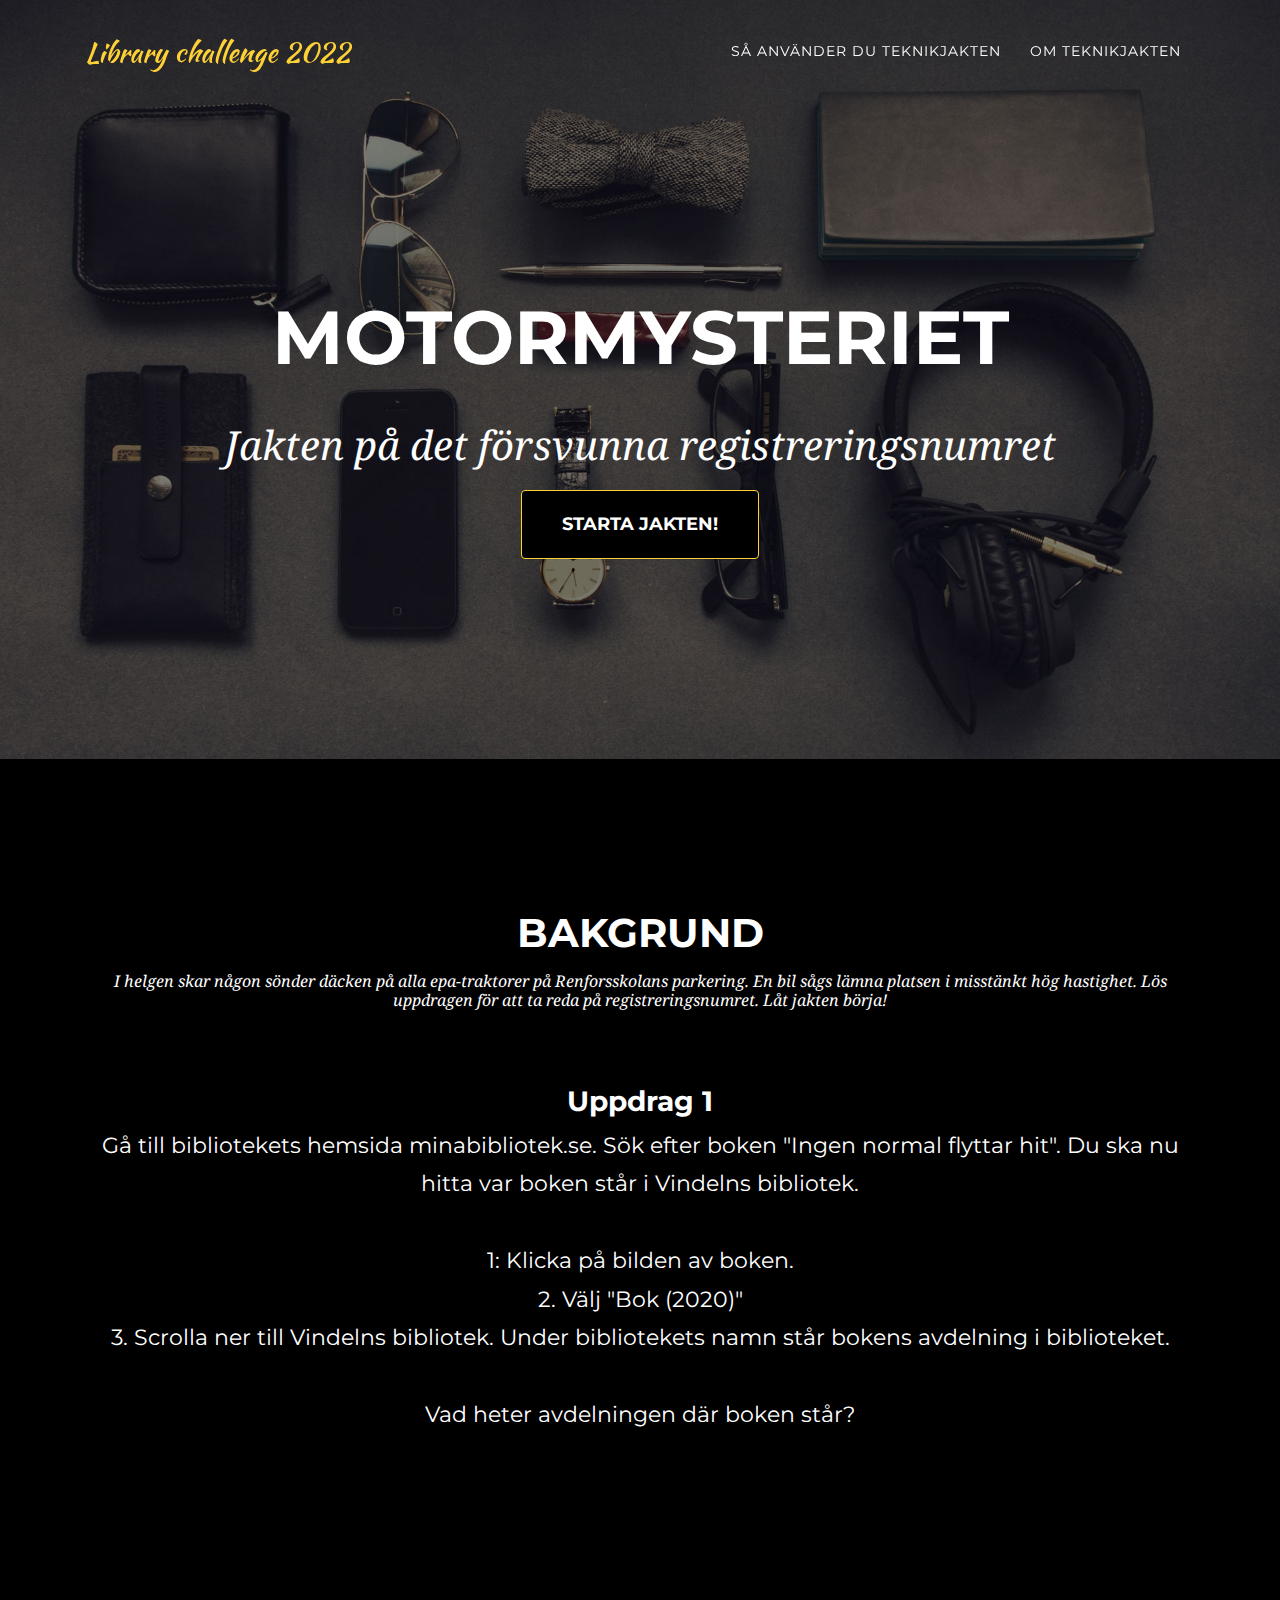
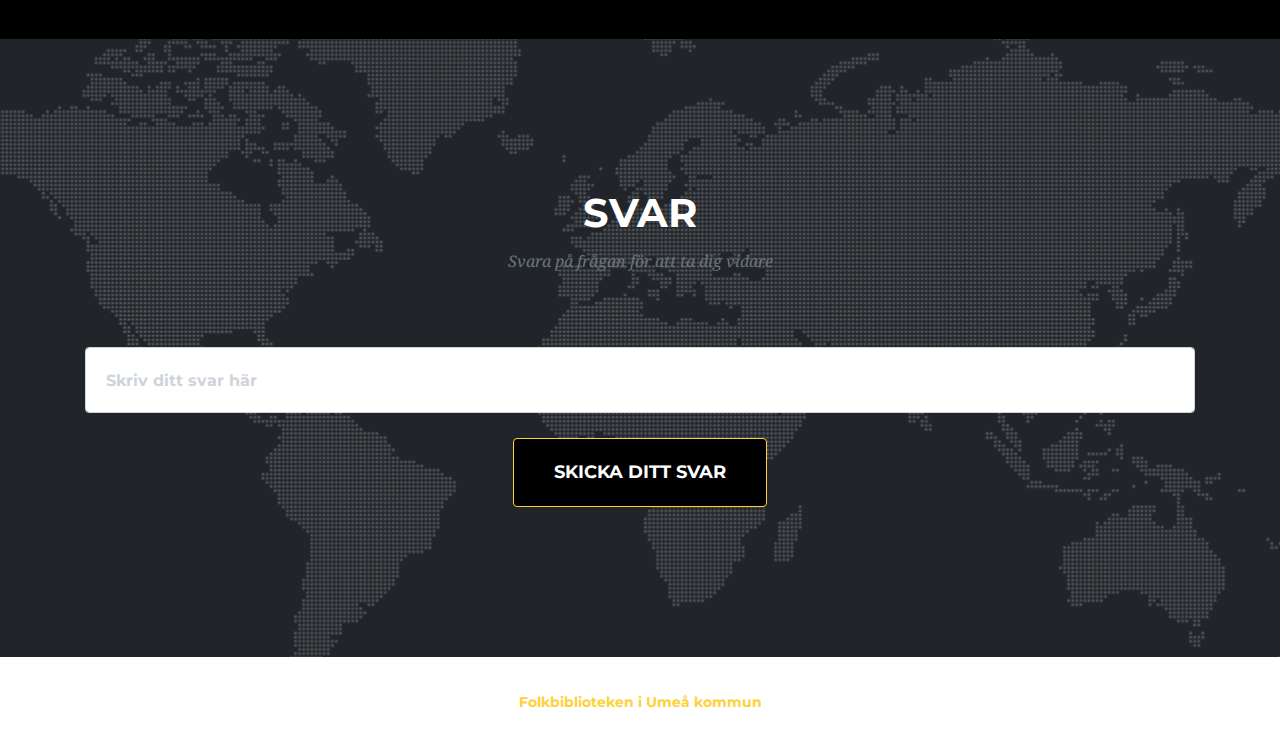
<file: index.html>
<!--
OM TEKNIKJAKTEN
==========================================================
Teknikjakten är inspirerad av escape rooms och skapades som en del 
av projektet Mer för fler som Umeå kommuns bibliotek deltog i 2018. 
Projektgruppen bestod av sex personer från olika bibliotek som gick 
en metodutbildning, SKL:s Innovationsguiden.

Du kan hitta mer information om detta projekt på följande plats

www.minabibliotek.se/merforfler

SKAPA EGNA JAKTER
==========================================================
Denna version av teknikjakten är en mall framtagen för att det skall vara
enkelt att skapa egna teknikjakter.
kunna skapa egna "teknikjakter".

Ett exempel på teknikjakt kan hittas på:

www.itbib.se/teknikjakten

LICENS OCH MALL
==========================================================
Teknikjakten är byggd med hjälp av ett javascript ramverk som heter 
Twitter bootstrap och en tema som heter Agency.
Temat kan hittas på följande sida.

https://startbootstrap.com/themes/agency/

Eller här:

https://github.com/BlackrockDigital/startbootstrap-agency

Mallen Agency använder sig av en licens som heter "The MIT License".
Det innebär följande

The MIT License (MIT)

Copyright (c) 2013-2019 Blackrock Digital LLC

Permission is hereby granted, free of charge, to any person obtaining a copy
of this software and associated documentation files (the "Software"), to deal
in the Software without restriction, including without limitation the rights
to use, copy, modify, merge, publish, distribute, sublicense, and/or sell
copies of the Software, and to permit persons to whom the Software is
furnished to do so, subject to the following conditions:

The above copyright notice and this permission notice shall be included in
all copies or substantial portions of the Software.

THE SOFTWARE IS PROVIDED "AS IS", WITHOUT WARRANTY OF ANY KIND, EXPRESS OR
IMPLIED, INCLUDING BUT NOT LIMITED TO THE WARRANTIES OF MERCHANTABILITY,
FITNESS FOR A PARTICULAR PURPOSE AND NONINFRINGEMENT. IN NO EVENT SHALL THE
AUTHORS OR COPYRIGHT HOLDERS BE LIABLE FOR ANY CLAIM, DAMAGES OR OTHER
LIABILITY, WHETHER IN AN ACTION OF CONTRACT, TORT OR OTHERWISE, ARISING FROM,
OUT OF OR IN CONNECTION WITH THE SOFTWARE OR THE USE OR OTHER DEALINGS IN
THE SOFTWARE.

SLUT PÅ KOMMENTARER
==========================================================
-->

<!--SÅ GÖR DU För att skapa en egen teknikjakt behöver du ändra vissa delar i detta dokument
sådana platser är märkta med texten ÄNDRA. Läs kommentarerna eller använd sökfunktionen
ctrl+f för att snabbt hitta de platser du behöver ändra på.-->


<!DOCTYPE html>
<html lang="sv">
  <head>
    <meta http-equiv="Content-Type" content="text/html; charset=UTF-8">
    <meta name="viewport" content="width=device-width, initial-scale=1, shrink-to-fit=no">
    <meta name="description" content="">
    <meta name="author" content="">

  <!--
  # Genom att ändra denna informationen nedan kan du ge jakten ett eget namn
  # EX: <title>Ett helt eget namn</title>
  # Informationen visas inte någonstans på webbsidan utan ändrar det namn som 
  # webbsidans flik/tabb har då du du surfar till sidan.
  # 
  -->

    <title>Library challenge 2022</title>

  <!--Filer som berättar hur sidan skall se ut laddas in. Här behöver vi inte ändra något-->
  
    <link href="vendor/bootstrap/css/bootstrap.min.css" rel="stylesheet">
    <link href="vendor/fontawesome-free/css/all.min.css" rel="stylesheet" type="text/css">
    <link href="https://fonts.googleapis.com/css?family=Montserrat:400,700" rel="stylesheet" type="text/css">
    <link href='https://fonts.googleapis.com/css?family=Kaushan+Script' rel='stylesheet' type='text/css'>
    <link href='https://fonts.googleapis.com/css?family=Droid+Serif:400,700,400italic,700italic' rel='stylesheet' type='text/css'>
    <link href='https://fonts.googleapis.com/css?family=Roboto+Slab:400,100,300,700' rel='stylesheet' type='text/css'>
    <link href="css/agency.min.css" rel="stylesheet">
    <link href="css/style.css" rel="stylesheet">

  </head>


  <body id="page-top">
  <!-- Denna del av koden berättar vad menyn skall innehålla -->
    <nav class="navbar navbar-expand-lg navbar-dark fixed-top" id="mainNav">
      <div class="container">
        <a class="navbar-brand js-scroll-trigger" href="http://www.itbib.se/teknikjakten/#page-top">
        Library challenge 2022 
        </a>
        <button class="navbar-toggler navbar-toggler-right" type="button" data-toggle="collapse" data-target="#navbarResponsive" aria-controls="navbarResponsive" aria-expanded="false" aria-label="Toggle navigation">
          Menu
          <i class="fas fa-bars"></i>
        </button>
        <div class="collapse navbar-collapse" id="navbarResponsive">
          <ul class="navbar-nav text-uppercase ml-auto">
            <li class="nav-item">
              <a class="nav-link js-scroll-trigger" href="./om.html">Så använder du
             teknikjakten</a>
            </li> 
            <li class="nav-item">
              <a class="nav-link js-scroll-trigger" href="./om.html">Om teknikjakten</a>
            </li> 

          </ul>
        </div>
      </div>
    </nav>

    <!--SLUT PÅ DELEN SOM BESKRIVER MENYN LÄNGST UPP-->

    <!--FÖRSTA DELEN SOM INTRODUCERAR JAKTEN STARTAR-->
    <header class="masthead">
      <div class="container">
        <div class="intro-text">
        <div class="intro-heading text-uppercase">Motormysteriet</div>
          <div class="intro-lead-in">Jakten på det försvunna registreringsnumret</div>
          
          <a class="btn btn-primary btn-xl text-uppercase js-scroll-trigger" href="#services">
          Starta jakten!
          </a>
        </div>
      </div>
    </header>
    
    <!-- DELEN SOM BESKRIVER FÖRSTA UPPDRAGET STARTAR -->
    <section id="services">
      <div class="container">
        <div class="row">
          <div class="col-lg-12 text-center">
            <h2 class="section-heading text-uppercase">Bakgrund</h2>
            <h3 class="section-subheading ">I helgen skar någon sönder däcken på alla epa-traktorer på Renforsskolans parkering. En bil sågs lämna platsen i misstänkt hög hastighet. Lös uppdragen för att ta reda på registreringsnumret. Låt jakten börja!</h3>

            <h3>Uppdrag 1</h3>
            
            <!--Ibland kanske du vill lägga till en bild i beskrivningen.
            I så fall läger du in bilden i katalogen img.
            Du lägger sedan in följande kod för att berätta att en bild skall visas.
            Men ersätter bildensnamn med det namn din bild och det filformat din bild har.

            EX:
            <img src="./img/bildensnamn.filformat">
            T.ex: <img src="./img/coolbild.jpeg">-->

          
            <!--Vilket är uppdraget?-->
            <p>
              Gå till bibliotekets hemsida minabibliotek.se. Sök efter boken "Ingen normal flyttar hit". 
              
        Du ska nu hitta var boken står i Vindelns bibliotek.
              
        <br>
              <br>1: Klicka på bilden av boken. 
              <br>2. Välj "Bok (2020)" 
              <br>3. Scrolla ner till Vindelns bibliotek. Under bibliotekets namn står bokens avdelning i biblioteket.
  
              <br>
              <br>
              Vad heter avdelningen där boken står?

            <br>
            <br>
            
            <!--Här nedan beskriver du vad uppdraget skall vara-->
            <p>
            
            </p>
          </div>
        </div>
      </div>
    </section>

 
    
    <!-- DELEN DÄR MAN MATAR IN SITT SVAR STARTAR -->
    <section id="contact">
      <div class="container">
        <div class="row">
          <div class="col-lg-12 text-center">
            <h2 class="section-heading text-uppercase">Svar</h2>
            <h3 class="section-subheading text-muted">Svara på frågan för att ta dig vidare</h3>
          </div>
        </div>
        <div class="row">
          <div class="col-lg-12">

      <!--Du behöver här berätta vilken sida som skall laddas om man löser uppdraget.
      Just nu är det sidan som heter 2.html som skall laddas.
      Om vi istället skulle arbeta med uppdrag 2 just så och ändra i filen 2.html skulle vi då alltså
      istället låta det stå "./3.html" eftersom det då är den sidan som borde laddas.

      Vi kan fortsätta på detta viset och lägga till nya sidor tills dess att vi skapat
      så många uppdrag vi vill.
      -->
            <form id="contactForm" name="sentMessage" novalidate="novalidate" 
            action="./3.html" 
            onsubmit="return validateForm()" autocomplete="off">
              <div class="row">
                <div class="col-md-12">
                  <div class="form-group">
                    <input class="form-control" id="answer" type="text" placeholder="Skriv ditt svar här" required="required" data-validation-required-message="Rutan får inte vara tom">
                    <p class="help-block text-danger"></p>
                  </div>
                  
                <div class="col-lg-12 text-center">
                  <div id="success"></div>
                  <button id="sendMessageButton" class="btn btn-primary btn-xl text-uppercase" type="submit">Skicka ditt svar</button>
                </div>
              </div>
            
          </div></form>
        </div>
      </div>
    </div></section>

    <!-- DENNA DEL BESKRIVER INFORMATIONEN SOM VISAS LÄNGST NER PÅ SIDAN -->
    <footer>
      <div class="container">
        <div class="row">
          <div class="col-md-12">
            <span class="copyright">
              <a href="http://www.umea.se/umeakommun/kulturochfritid/bibliotek.4.4ad27aa912e4d856fb180001056.html" style="font-weight: bold">
                  Folkbiblioteken i Umeå kommun
              </a>
            </span>
          </div>
          
        </div>
      </div>
    </footer>



    <!-- Filer som denna mall använder läses in, du behöver inte ändra något här.-->

    <script src="vendor/jquery/jquery.min.js"></script>
    <script src="vendor/bootstrap/js/bootstrap.bundle.min.js"></script>
    <script src="vendor/jquery-easing/jquery.easing.min.js"></script>
    <script src="js/agency.min.js"></script>
    <script src="js/agency.min.js"></script>

    <!--I DENNA DEL BERÄTTAR DU VAD SOM ÄR RÄTT SVAR-->
    <script>
    function validateForm() {

      //Det använder skriver i rutan hämtas in och sparas i en variabel som heter answer.
      //det man skrivit in i rutan konverteras automatiskt till gemener.
      //Skriver någon in MeDDelande och då använder versaler kommer texten som sparas att ändå att bli meddelande.
      //Det gör det lättare att berätta vilket alteranativ som är rätt eftersom
      //vi inte behöver ta hänsyn till gemenser/versaler.
      var answer = document.forms["contactForm"]["answer"].value.toLowerCase();
      
      /*Genom att ändra det som står mellan dessa tecken "" kan du välja vad som är rätt svar 
      Viktigt! Skriv svaret med små bokstäver.

      EX: if (answer == "mittsvar")

      Om man nu skriver in mittsvar i rutan kommer man vidare.
      
      Finns det fler än ett rätt svar? 

      Genom att lägga till följande tecken || (markera texten och kopiera 
      eller tryck alt-gr samtidigt som du trycker på tangenten till höger om shift)
      så kan du lägga till fler alternativ som är rätt.

      EX: Med två räta svar

      if (answer == "svar1" || answer == "svar2" )
      
      EX: Med tre rätta svar

      if (answer == "svar1" || answer == "svar2" answer == "svar3" )
      */

      if (answer == "skogsdungen") { /*Kom ihåg att svaret skall skrivas med gemener*/
          return true;
      }else{
        document.getElementById("answer").value ="";
        document.getElementById("answer").setAttribute("placeholder","Det var tyvärr fel svar, försök igen!");
        return false;
      }
    }
  </script>

  <!--GRATTIS! Du har nu gjort startsidan för din egen teknikjakt! Testa att dubbelklicka på denna fil
  index.html för att visa sidan i din webbläsare. Fungerar inte  det kan du högerklicka på filen och välja öppna med. Där borde du kunna hitta någon webbläsare som alternativ

  EX: Internet Explorer, Edge, Firefox, Chrome

  Det är nu dags att öppna sidan som heter 2.html och följa instruktionerna där.
  -->
</body>
</html>
</file>
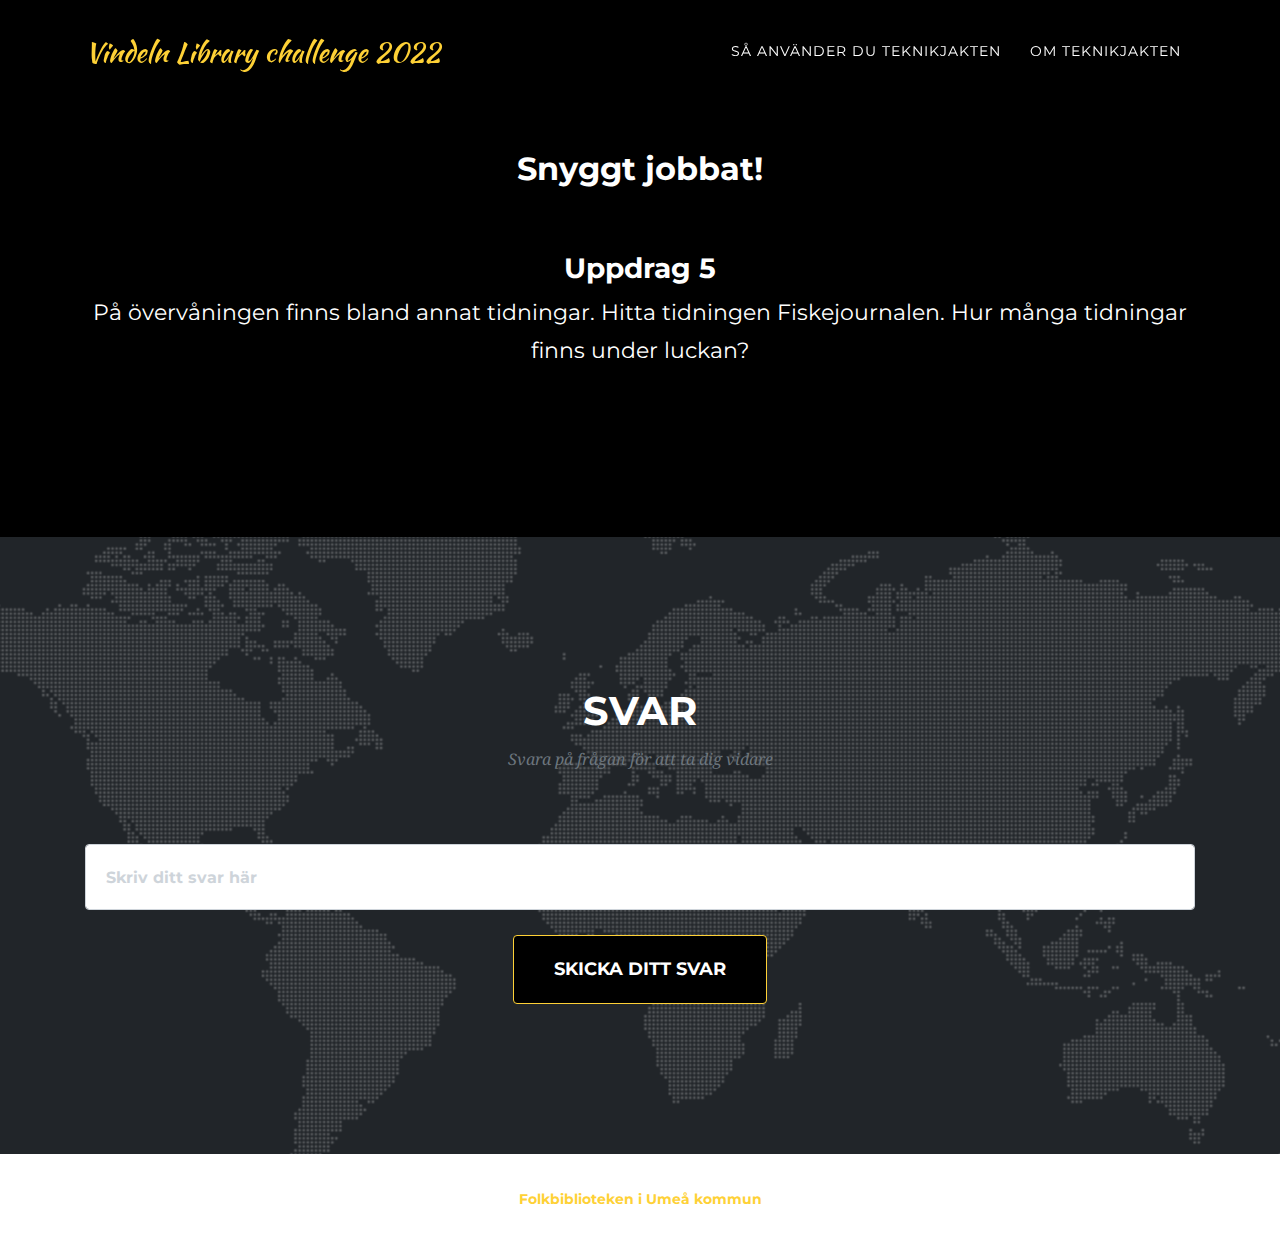
<file: 2.html>
<!--
SKAPA EN EGEN MALLSIDA FÖR UPPDRAG
==========================================================
Nu blir det lite repetition. Den sida hu hintills arbetet med 
introducerade jakten och hade därför lite speciellt innehåll.

Målet med den sida du arbetar med just nu är att skapa en
mall som du sedan kan kopiera till så många uppdrag du behöver.
Du behöver sedan ändra ett saker på varje sida.

1. Beskrivningen av uppdraget.
2. Uppgiftens nummer
3. Vad det rätta svaret är
4. Vilken sida som skall laddas om man svarar rätt.
-->

<!DOCTYPE html>
<html lang="sv">
  <head>
    <meta http-equiv="Content-Type" content="text/html; charset=UTF-8">
    <meta name="viewport" content="width=device-width, initial-scale=1, shrink-to-fit=no">
    <meta name="description" content="">
    <meta name="author" content="">

  <!--
  # Genom att ändra denna informationen nedan kan du ge jakten ett eget namn
  # EX: <title>Ett helt eget namn</title>
  # Informationen visas inte någonstans på webbsidan utan ändrar det namn som 
  # webbsidans flik/tabb har då du du surfar till sidan.
  # 
  -->
    <title>ÄNDRA:DIN EGEN TEKNIKJAKT</title>

  <!--Filer som berättar hur sidan skall se ut laddas in. Här behöver vi inte ändra något-->
  
    <link href="vendor/bootstrap/css/bootstrap.min.css" rel="stylesheet">
    <link href="vendor/fontawesome-free/css/all.min.css" rel="stylesheet" type="text/css">
    <link href="https://fonts.googleapis.com/css?family=Montserrat:400,700" rel="stylesheet" type="text/css">
    <link href='https://fonts.googleapis.com/css?family=Kaushan+Script' rel='stylesheet' type='text/css'>
    <link href='https://fonts.googleapis.com/css?family=Droid+Serif:400,700,400italic,700italic' rel='stylesheet' type='text/css'>
    <link href='https://fonts.googleapis.com/css?family=Roboto+Slab:400,100,300,700' rel='stylesheet' type='text/css'>
    <link href="css/agency.min.css" rel="stylesheet">
    <link href="css/style.css" rel="stylesheet">
  </head>


  <body id="page-top">
  <!-- Denna del av koden berättar vad menyn skall innehålla -->
    <nav class="navbar navbar-expand-lg navbar-dark fixed-top" id="mainNav">
      <div class="container">
        <a class="navbar-brand js-scroll-trigger" href="#page-top">Vindeln Library challenge 2022</a>

        <button class="navbar-toggler navbar-toggler-right" type="button" data-toggle="collapse" data-target="#navbarResponsive" aria-controls="navbarResponsive" aria-expanded="false" aria-label="Toggle navigation">
          Menu
          <i class="fas fa-bars"></i>
        </button>
        <div class="collapse navbar-collapse" id="navbarResponsive">
          <ul class="navbar-nav text-uppercase ml-auto">
            <li class="nav-item">
              <a class="nav-link js-scroll-trigger" href="http://www.itbib.se/teknikjakten/om.html">Så använder du
             teknikjakten</a>
            </li> 
            <li class="nav-item">
              <a class="nav-link js-scroll-trigger" href="http://www.itbib.se/teknikjakten/om.html">Om teknikjakten</a>
            </li> 

          </ul>
        </div>
      </div>
    </nav>

    <!--SLUT PÅ DELEN SOM BESKRIVER MENYN LÄNGST UPP-->

    <!-- DELEN SOM BESKRIVER FÖRSTA UPPDRAGET STARTAR -->
    <section id="services">
      <div class="container">
        <div class="row">
          <div class="col-lg-12 text-center">
            <!--Sidans största rubrik-->
            <h2 class=> Snyggt jobbat!</h2></h2>

            <!--Bakgrunds information-->
            <h3></h3>

            <!--Eventuellt återkoppling gällande det tidigare uppdraget-->
            <p> 
            
            
      
            </p>
            <br>
            <br>

            <!--Uppgiftens nummer-->
            <h3>Uppdrag 5</h3>
            <!--Vilket är uppdraget?-->
            <p>
           På övervåningen finns bland annat tidningar. Hitta tidningen Fiskejournalen. Hur många tidningar finns under luckan?

 <!--Bakgrunds information-->
 <h3></h3>

            <!--Ibland kanske du vill lägga till en bild i beskrivningen.
            I så fall läger du in bilden i katalogen img.
            Du lägger sedan in följande kod för att berätta att en bild skall visas.
            Men ersätter bildensnamn med det namn din bild och det filformat din bild har.

            EX:
            <img src="./img/bildensnamn.filformat">
            T.ex: <img src="./img/coolbild.jpeg">
            -->
            </p>
          </div>
        </div>
      </div>
    </section>

 
<!-- DELEN DÄR MAN MATAR IN SITT SVAR STARTAR -->
    <section id="contact">
      <div class="container">
        <div class="row">
          <div class="col-lg-12 text-center">
            <h2 class="section-heading text-uppercase">Svar</h2>
            <h3 class="section-subheading text-muted">Svara på frågan för att ta dig vidare</h3>
          </div>
        </div>
        <div class="row">
          <div class="col-lg-12">

      <!--VILKEN SIDA SKALL LADDAS OM MAN SKRIVIT IN RÄTT SVAR
      Du behöver här berätta vilken sida som skall laddas om man löser uppdraget.
      Just nu är det sidan som heter 2.html som skall laddas.
      Om vi istället skulle arbeta med uppdrag 2 just så och ändra i filen 2.html skulle vi då alltså
      istället låta det stå 3.html eftersom det då är den sidan som borde laddas.
      Om detta är sista uppdraget i din jakt skriver du in klar.html

      Vi kan fortsätta på detta viset och lägga till nya sidor tills dess att vi skapat
      så många uppdrag vi vill.
      -->
            <form id="contactForm" name="sentMessage" novalidate="novalidate" 
            action="./6.html" 
            onsubmit="return validateForm()" autocomplete="off">
              <div class="row">
                <div class="col-md-12">
                  <div class="form-group">
                    <input class="form-control" id="answer" type="text" placeholder="Skriv ditt svar här" required="required" data-validation-required-message="Rutan får inte vara tom">
                    <p class="help-block text-danger"></p>
                  </div>
                  
                <div class="col-lg-12 text-center">
                  <div id="success"></div>
                  <button id="sendMessageButton" class="btn btn-primary btn-xl text-uppercase" type="submit">Skicka ditt svar</button>
                </div>
              </div>
            
          </div></form>
        </div>
      </div>
    </div></section>

    <!-- DENNA DEL BESKRIVER INFORMATIONEN SOM VISAS LÄNGST NER PÅ SIDAN -->
    <footer>
      <div class="container">
        <div class="row">
          <div class="col-md-12">
            <span class="copyright">
              <a href="http://www.umea.se/umeakommun/kulturochfritid/bibliotek.4.4ad27aa912e4d856fb180001056.html" style="font-weight: bold">
                  Folkbiblioteken i Umeå kommun
              </a>
            </span>
          </div>
          
        </div>
      </div>
    </footer>

    <!-- Filer som denna mall använder läses in -->
    <script src="vendor/jquery/jquery.min.js"></script>
    <script src="vendor/bootstrap/js/bootstrap.bundle.min.js"></script>
    <script src="vendor/jquery-easing/jquery.easing.min.js"></script>
    <script src="js/agency.min.js"></script>
    <script src="js/agency.min.js"></script>

    <!--I DENNA DEL BERÄTTAR DU VAD SOM ÄR RÄTT SVAR-->
    <script>
    function validateForm() {

      //Det använder skriver i rutan hämtas in och sparas i en variabel som heter answer.
      var answer = document.forms["contactForm"]["answer"].value.toLowerCase();
      
      /*Genom att ändra det som står mellan dessa tecken "" kan du välja vad som är rätt svar 
      Viktigt! Skriv svaret med små bokstäver.

      EX: if (answer == "mittsvar")

      Om man nu skriver in mittsvar i rutan kommer man vidare.
      
      Finns det fler än ett rätt svar? 

      Genom att lägga till följande tecken || (markera texten och kopiera 
      eller tryck alt-gr samtidigt som du trycker på tangenten till höger om shift)
      så kan du lägga till fler alternativ som är rätt.

      EX: Med två räta svar

       if (answer == "svar1" || answer == "svar2" )
      
      EX: Med tre rätta svar

      if (answer == "svar1" || answer == "svar2" answer == "svar3" )

      */

      if (answer == "1" || answer == "2" || answer == "3" || answer == "4"  ||answer == "5" || answer == "en" || answer == "två" || answer == "tre" || answer == "fyra" || answer == "fem" || answer == "en" || answer == "0" || answer == "noll") {
          return true;
      }else{
        document.getElementById("answer").value ="";
        document.getElementById("answer").setAttribute("placeholder","Det var tyvärr fel svar, försök igen!");
        return false;
      }
    }
  </script>

  <!--GRATTIS Du har nu gjort uppdrag nummer två!
  Du har nu skapat en mall för en uppdragssida att utgå från.
  Vill du t.ex. skapa en teknikjakt med kan du kopiera 
  dokument och döpa kopian till 3.html. Du kan sedan upprepa samma tillvägagångssätt
  fler gånger och du vill skapa en jakt med fler uppdrag.

  3.html

  Du går sedan igenom dessa kopior på samma vis som detta dokument.


  Så avslutar du jakten.

  Du avslutar jakten genom att säga att man skall hamna på sidan
  klar.html om man skriver in rätt svar.

  EX: 
            action="./klar.html" 

  Du hittar fler instruktioner här ovan under delen som heter
  VILKEN SIDA SKALL LADDAS OM SKRIVIT IN RÄTT SVAR
  -->
</body>
</html>
</file>
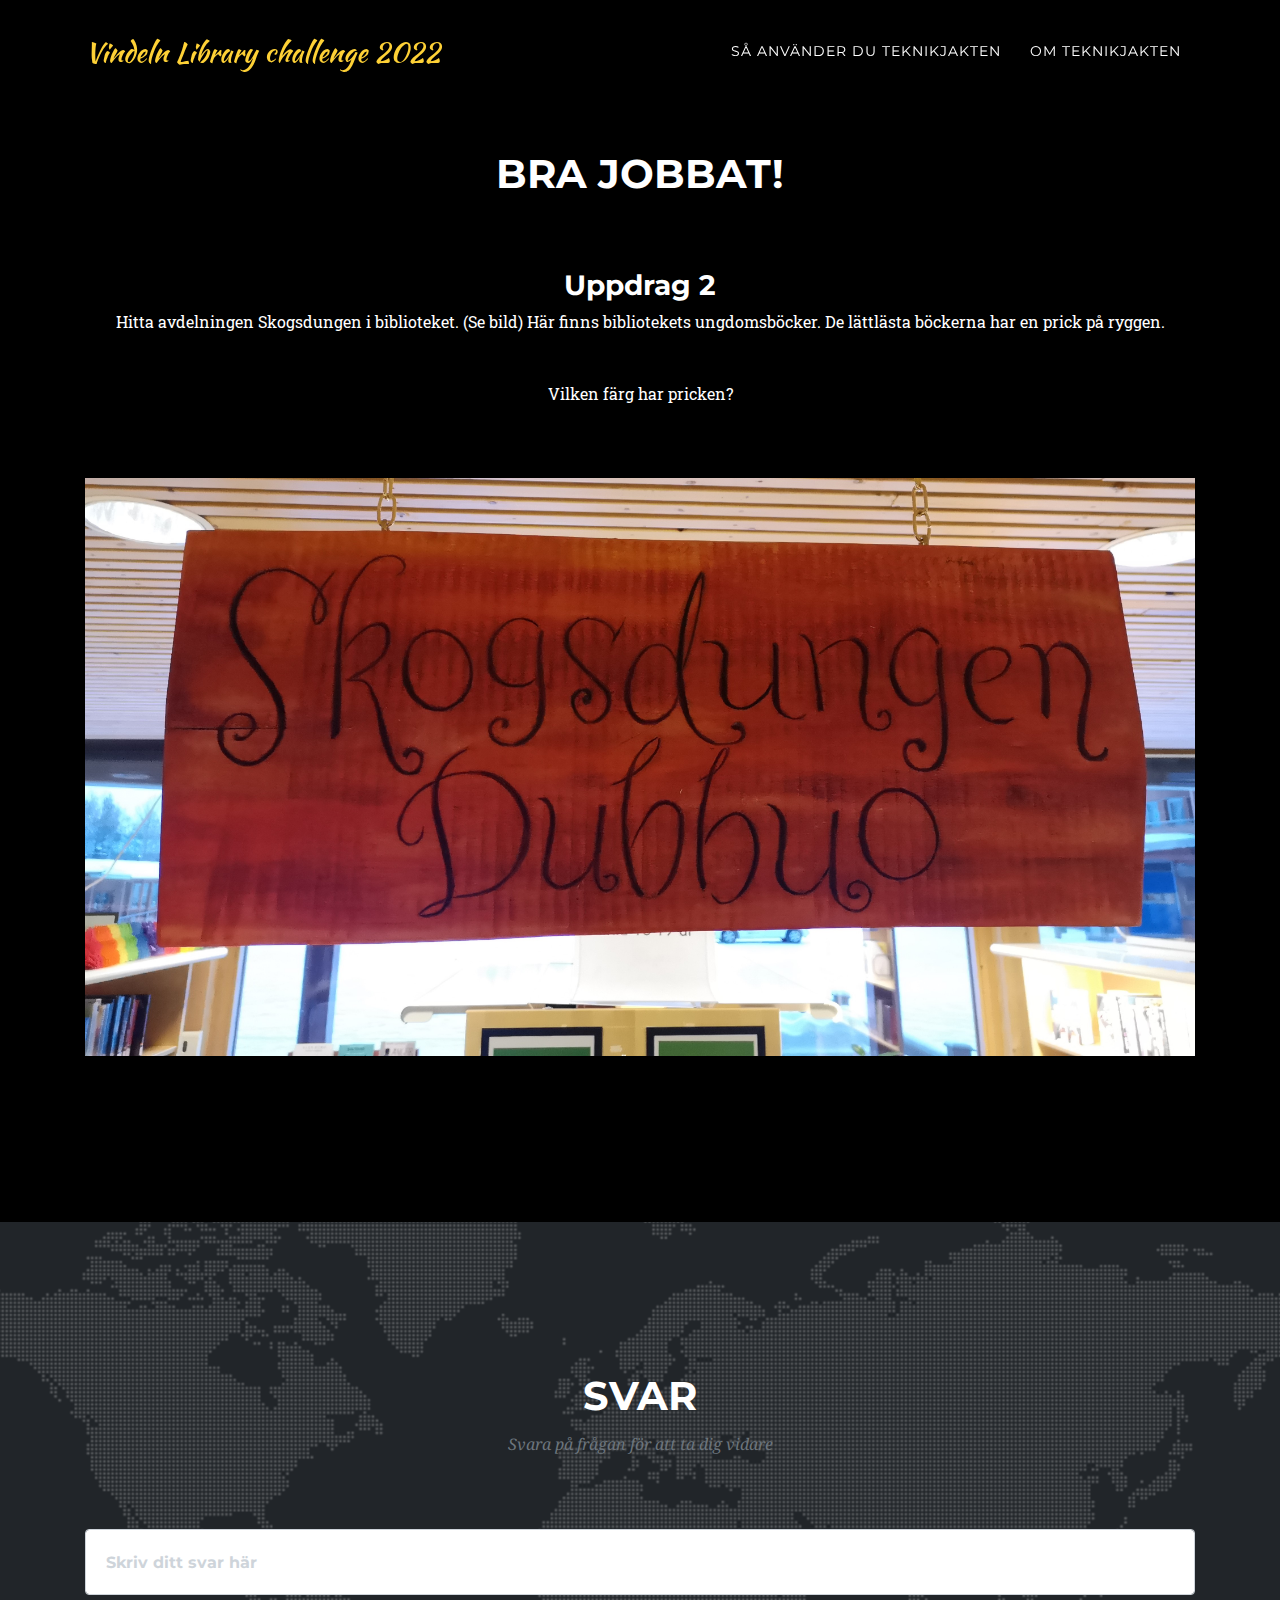
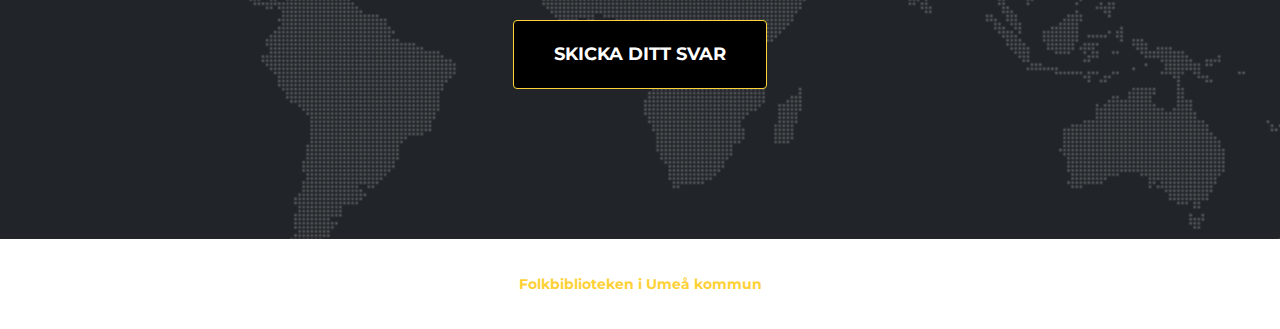
<file: 3.html>
<!--
SKAPA EN EGEN MALLSIDA FÖR UPPDRAG
==========================================================
Nu blir det lite repetition. Den sida hu hintills arbetet med 
introducerade jakten och hade därför lite speciellt innehåll.

Målet med den sida du arbetar med just nu är att skapa en
mall som du sedan kan kopiera till så många uppdrag du behöver.
Du behöver sedan ändra ett saker på varje sida.

1. Beskrivningen av uppdraget.
2. Uppgiftens nummer
3. Vad det rätta svaret är
4. Vilken sida som skall laddas om man svarar rätt.
-->

<!DOCTYPE html>
<html lang="sv">
  <head>
    <meta http-equiv="Content-Type" content="text/html; charset=UTF-8">
    <meta name="viewport" content="width=device-width, initial-scale=1, shrink-to-fit=no">
    <meta name="description" content="">
    <meta name="author" content="">

  <!--
  # Genom att ändra denna informationen nedan kan du ge jakten ett eget namn
  # EX: <title>Ett helt eget namn</title>
  # Informationen visas inte någonstans på webbsidan utan ändrar det namn som 
  # webbsidans flik/tabb har då du du surfar till sidan.
  # 
  -->
    <title>ÄNDRA:DIN EGEN TEKNIKJAKT</title>

  <!--Filer som berättar hur sidan skall se ut laddas in. Här behöver vi inte ändra något-->
  
    <link href="vendor/bootstrap/css/bootstrap.min.css" rel="stylesheet">
    <link href="vendor/fontawesome-free/css/all.min.css" rel="stylesheet" type="text/css">
    <link href="https://fonts.googleapis.com/css?family=Montserrat:400,700" rel="stylesheet" type="text/css">
    <link href='https://fonts.googleapis.com/css?family=Kaushan+Script' rel='stylesheet' type='text/css'>
    <link href='https://fonts.googleapis.com/css?family=Droid+Serif:400,700,400italic,700italic' rel='stylesheet' type='text/css'>
    <link href='https://fonts.googleapis.com/css?family=Roboto+Slab:400,100,300,700' rel='stylesheet' type='text/css'>
    <link href="css/agency.min.css" rel="stylesheet">
    <link href="css/style.css" rel="stylesheet">
  </head>


  <body id="page-top">
  <!-- Denna del av koden berättar vad menyn skall innehålla -->
    <nav class="navbar navbar-expand-lg navbar-dark fixed-top" id="mainNav">
      <div class="container">
        <a class="navbar-brand js-scroll-trigger" href="#page-top">Vindeln Library challenge 2022</a>

        <button class="navbar-toggler navbar-toggler-right" type="button" data-toggle="collapse" data-target="#navbarResponsive" aria-controls="navbarResponsive" aria-expanded="false" aria-label="Toggle navigation">
          Menu
          <i class="fas fa-bars"></i>
        </button>
        <div class="collapse navbar-collapse" id="navbarResponsive">
          <ul class="navbar-nav text-uppercase ml-auto">
            <li class="nav-item">
              <a class="nav-link js-scroll-trigger" href="http://www.itbib.se/teknikjakten/om.html">Så använder du
             teknikjakten</a>
            </li> 
            <li class="nav-item">
              <a class="nav-link js-scroll-trigger" href="http://www.itbib.se/teknikjakten/om.html">Om teknikjakten</a>
            </li> 

          </ul>
        </div>
      </div>
    </nav>

    <!--SLUT PÅ DELEN SOM BESKRIVER MENYN LÄNGST UPP-->

    <!-- DELEN SOM BESKRIVER FÖRSTA UPPDRAGET STARTAR -->
    <section id="services">
      <div class="container">
        <div class="row">
          <div class="col-lg-12 text-center">
            <!--Sidans största rubrik-->
            <h2 class="section-heading text-uppercase">Bra jobbat!</h2>

            <!--Bakgrunds information-->
            <h3></h3>

            <!--Eventuellt återkoppling gällande det tidigare uppdraget-->
            <p> 
            
            </p>

            <!--Uppgiftens nummer-->
            <h3></h3>
            <!--Vilket är uppdraget?-->
            <p>
            
            <br>
        
            
            <h3>Uppdrag 2</h3>
            
            Hitta avdelningen Skogsdungen i biblioteket. (Se bild) Här finns bibliotekets ungdomsböcker. De lättlästa böckerna har en prick på ryggen.
            <br>
            <br>
            <br>
            Vilken färg har pricken? 

           <br>
           <br>
           <br>
           <br>
            <img src="./img/skogsdungen.jpg">
            





            <!--Ibland kanske du vill lägga till en bild i beskrivningen.
            I så fall läger du in bilden i katalogen img.
            Du lägger sedan in följande kod för att berätta att en bild skall visas.
            Men ersätter bildensnamn med det namn din bild och det filformat din bild har.

            EX:
            <img src="./img/bildensnamn.filformat">
            T.ex: <img src="./img/coolbild.jpeg">
            -->
            </p>
          </div>
        </div>
      </div>
    </section>

 
<!-- DELEN DÄR MAN MATAR IN SITT SVAR STARTAR -->
    <section id="contact">
      <div class="container">
        <div class="row">
          <div class="col-lg-12 text-center">
            <h2 class="section-heading text-uppercase">Svar</h2>
            <h3 class="section-subheading text-muted">Svara på frågan för att ta dig vidare</h3>
          </div>
        </div>
        <div class="row">
          <div class="col-lg-12">

      <!--VILKEN SIDA SKALL LADDAS OM MAN SKRIVIT IN RÄTT SVAR
      Du behöver här berätta vilken sida som skall laddas om man löser uppdraget.
      Just nu är det sidan som heter 2.html som skall laddas.
      Om vi istället skulle arbeta med uppdrag 2 just så och ändra i filen 2.html skulle vi då alltså
      istället låta det stå 3.html eftersom det då är den sidan som borde laddas.
      Om detta är sista uppdraget i din jakt skriver du in klar.html

      Vi kan fortsätta på detta viset och lägga till nya sidor tills dess att vi skapat
      så många uppdrag vi vill.
      -->
            <form id="contactForm" name="sentMessage" novalidate="novalidate" 
            action="./4.html" 
            onsubmit="return validateForm()" autocomplete="off">
              <div class="row">
                <div class="col-md-12">
                  <div class="form-group">
                    <input class="form-control" id="answer" type="text" placeholder="Skriv ditt svar här" required="required" data-validation-required-message="Rutan får inte vara tom">
                    <p class="help-block text-danger"></p>
                  </div>
                  
                <div class="col-lg-12 text-center">
                  <div id="success"></div>
                  <button id="sendMessageButton" class="btn btn-primary btn-xl text-uppercase" type="submit">Skicka ditt svar</button>
                </div>
              </div>
            
          </div></form>
        </div>
      </div>
    </div></section>

    <!-- DENNA DEL BESKRIVER INFORMATIONEN SOM VISAS LÄNGST NER PÅ SIDAN -->
    <footer>
      <div class="container">
        <div class="row">
          <div class="col-md-12">
            <span class="copyright">
              <a href="http://www.umea.se/umeakommun/kulturochfritid/bibliotek.4.4ad27aa912e4d856fb180001056.html" style="font-weight: bold">
                  Folkbiblioteken i Umeå kommun
              </a>
            </span>
          </div>
          
        </div>
      </div>
    </footer>

    <!-- Filer som denna mall använder läses in -->
    <script src="vendor/jquery/jquery.min.js"></script>
    <script src="vendor/bootstrap/js/bootstrap.bundle.min.js"></script>
    <script src="vendor/jquery-easing/jquery.easing.min.js"></script>
    <script src="js/agency.min.js"></script>
    <script src="js/agency.min.js"></script>

    <!--I DENNA DEL BERÄTTAR DU VAD SOM ÄR RÄTT SVAR-->
    <script>
    function validateForm() {

      //Det använder skriver i rutan hämtas in och sparas i en variabel som heter answer.
      var answer = document.forms["contactForm"]["answer"].value.toLowerCase();
      
      /*Genom att ändra det som står mellan dessa tecken "" kan du välja vad som är rätt svar 
      Viktigt! Skriv svaret med små bokstäver.

      EX: if (answer == "mittsvar")

      Om man nu skriver in mittsvar i rutan kommer man vidare.
      
      Finns det fler än ett rätt svar? 

      Genom att lägga till följande tecken || (markera texten och kopiera 
      eller tryck alt-gr samtidigt som du trycker på tangenten till höger om shift)
      så kan du lägga till fler alternativ som är rätt.

      EX: Med två räta svar

       if (answer == "svar1" || answer == "svar2" )
      
      EX: Med tre rätta svar

      if (answer == "svar1" || answer == "svar2" answer == "svar3" )

      */

      if (answer == "gul" || answer == "gula" || answer == "gult") {
          return true;
      }else{
        document.getElementById("answer").value ="";
        document.getElementById("answer").setAttribute("placeholder","Det var tyvärr fel svar, försök igen!");
        return false;
      }
    }
  </script>

  <!--GRATTIS Du har nu gjort uppdrag nummer två!
  Du har nu skapat en mall för en uppdragssida att utgå från.
  Vill du t.ex. skapa en teknikjakt med kan du kopiera 
  dokument och döpa kopian till 3.html. Du kan sedan upprepa samma tillvägagångssätt
  fler gånger och du vill skapa en jakt med fler uppdrag.

  3.html

  Du går sedan igenom dessa kopior på samma vis som detta dokument.


  Så avslutar du jakten.

  Du avslutar jakten genom att säga att man skall hamna på sidan
  klar.html om man skriver in rätt svar.

  EX: 
            action="./klar.html" 

  Du hittar fler instruktioner här ovan under delen som heter
  VILKEN SIDA SKALL LADDAS OM SKRIVIT IN RÄTT SVAR
  -->
</body>
</html>
</file>
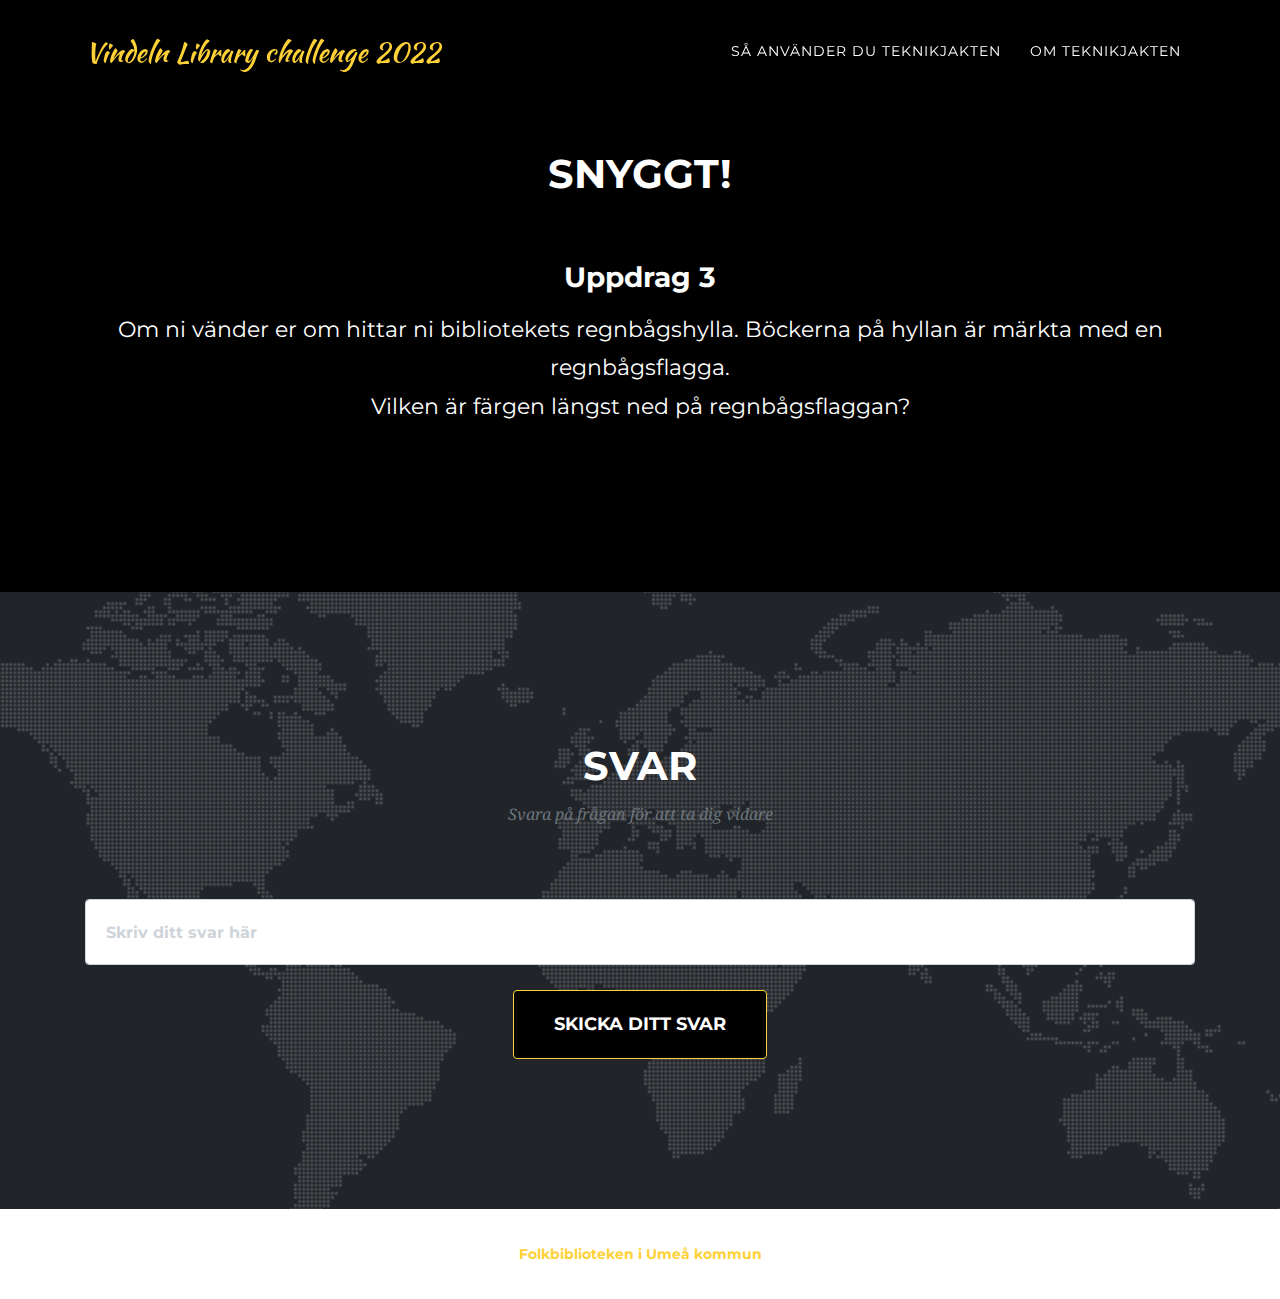
<file: 4.html>
<!--
SKAPA EN EGEN MALLSIDA FÖR UPPDRAG
==========================================================
Nu blir det lite repetition. Den sida hu hintills arbetet med 
introducerade jakten och hade därför lite speciellt innehåll.

Målet med den sida du arbetar med just nu är att skapa en
mall som du sedan kan kopiera till så många uppdrag du behöver.
Du behöver sedan ändra ett saker på varje sida.

1. Beskrivningen av uppdraget.
2. Uppgiftens nummer
3. Vad det rätta svaret är
4. Vilken sida som skall laddas om man svarar rätt.
-->

<!DOCTYPE html>
<html lang="sv">
  <head>
    <meta http-equiv="Content-Type" content="text/html; charset=UTF-8">
    <meta name="viewport" content="width=device-width, initial-scale=1, shrink-to-fit=no">
    <meta name="description" content="">
    <meta name="author" content="">

  <!--
  # Genom att ändra denna informationen nedan kan du ge jakten ett eget namn
  # EX: <title>Ett helt eget namn</title>
  # Informationen visas inte någonstans på webbsidan utan ändrar det namn som 
  # webbsidans flik/tabb har då du du surfar till sidan.
  # 
  -->
    <title>ÄNDRA:DIN EGEN TEKNIKJAKT</title>

  <!--Filer som berättar hur sidan skall se ut laddas in. Här behöver vi inte ändra något-->
  
    <link href="vendor/bootstrap/css/bootstrap.min.css" rel="stylesheet">
    <link href="vendor/fontawesome-free/css/all.min.css" rel="stylesheet" type="text/css">
    <link href="https://fonts.googleapis.com/css?family=Montserrat:400,700" rel="stylesheet" type="text/css">
    <link href='https://fonts.googleapis.com/css?family=Kaushan+Script' rel='stylesheet' type='text/css'>
    <link href='https://fonts.googleapis.com/css?family=Droid+Serif:400,700,400italic,700italic' rel='stylesheet' type='text/css'>
    <link href='https://fonts.googleapis.com/css?family=Roboto+Slab:400,100,300,700' rel='stylesheet' type='text/css'>
    <link href="css/agency.min.css" rel="stylesheet">
    <link href="css/style.css" rel="stylesheet">
  </head>


  <body id="page-top">
  <!-- Denna del av koden berättar vad menyn skall innehålla -->
    <nav class="navbar navbar-expand-lg navbar-dark fixed-top" id="mainNav">
      <div class="container">
        <a class="navbar-brand js-scroll-trigger" href="#page-top">Vindeln Library challenge 2022</a>

        <button class="navbar-toggler navbar-toggler-right" type="button" data-toggle="collapse" data-target="#navbarResponsive" aria-controls="navbarResponsive" aria-expanded="false" aria-label="Toggle navigation">
          Menu
          <i class="fas fa-bars"></i>
        </button>
        <div class="collapse navbar-collapse" id="navbarResponsive">
          <ul class="navbar-nav text-uppercase ml-auto">
            <li class="nav-item">
              <a class="nav-link js-scroll-trigger" href="http://www.itbib.se/teknikjakten/om.html">Så använder du
             teknikjakten</a>
            </li> 
            <li class="nav-item">
              <a class="nav-link js-scroll-trigger" href="http://www.itbib.se/teknikjakten/om.html">Om teknikjakten</a>
            </li> 

          </ul>
        </div>
      </div>
    </nav>

    <!--SLUT PÅ DELEN SOM BESKRIVER MENYN LÄNGST UPP-->

    <!-- DELEN SOM BESKRIVER FÖRSTA UPPDRAGET STARTAR -->
    <section id="services">
      <div class="container">
        <div class="row">
          <div class="col-lg-12 text-center">
            <!--Sidans största rubrik-->
            <h2 class="section-heading text-uppercase">Snyggt! </h2>
          
            
          
            
            <br>
            <br>

            <!--Bakgrunds information-->
            <h3>Uppdrag 3</h3>

            <!--Eventuellt återkoppling gällande det tidigare uppdraget-->
            <p> 
          
            </p>

            <!--Uppgiftens nummer-->
            <h3></h3>
            <!--Vilket är uppdraget?-->
            <p>
            Om ni vänder er om hittar ni bibliotekets regnbågshylla. Böckerna på hyllan är märkta med en regnbågsflagga. 
            <br>
            
            Vilken är färgen längst ned på regnbågsflaggan? 

            <!--Ibland kanske du vill lägga till en bild i beskrivningen.
            I så fall läger du in bilden i katalogen img.
            Du lägger sedan in följande kod för att berätta att en bild skall visas.
            Men ersätter bildensnamn med det namn din bild och det filformat din bild har.

            EX:
            <img src="./img/bildensnamn.filformat">
            T.ex: <img src="./img/coolbild.jpeg">
            -->
            </p>
          </div>
        </div>
      </div>
    </section>

 
<!-- DELEN DÄR MAN MATAR IN SITT SVAR STARTAR -->
    <section id="contact">
      <div class="container">
        <div class="row">
          <div class="col-lg-12 text-center">
            <h2 class="section-heading text-uppercase">Svar</h2>
            <h3 class="section-subheading text-muted">Svara på frågan för att ta dig vidare</h3>
          </div>
        </div>
        <div class="row">
          <div class="col-lg-12">

      <!--VILKEN SIDA SKALL LADDAS OM MAN SKRIVIT IN RÄTT SVAR
      Du behöver här berätta vilken sida som skall laddas om man löser uppdraget.
      Just nu är det sidan som heter 2.html som skall laddas.
      Om vi istället skulle arbeta med uppdrag 2 just så och ändra i filen 2.html skulle vi då alltså
      istället låta det stå 3.html eftersom det då är den sidan som borde laddas.
      Om detta är sista uppdraget i din jakt skriver du in klar.html

      Vi kan fortsätta på detta viset och lägga till nya sidor tills dess att vi skapat
      så många uppdrag vi vill.
      -->
            <form id="contactForm" name="sentMessage" novalidate="novalidate" 
            action="5.html" 
            onsubmit="return validateForm()" autocomplete="off">
              <div class="row">
                <div class="col-md-12">
                  <div class="form-group">
                    <input class="form-control" id="answer" type="text" placeholder="Skriv ditt svar här" required="required" data-validation-required-message="Rutan får inte vara tom">
                    <p class="help-block text-danger"></p>
                  </div>
                  
                <div class="col-lg-12 text-center">
                  <div id="success"></div>
                  <button id="sendMessageButton" class="btn btn-primary btn-xl text-uppercase" type="submit">Skicka ditt svar</button>
                </div>
              </div>
            
          </div></form>
        </div>
      </div>
    </div></section>

    <!-- DENNA DEL BESKRIVER INFORMATIONEN SOM VISAS LÄNGST NER PÅ SIDAN -->
    <footer>
      <div class="container">
        <div class="row">
          <div class="col-md-12">
            <span class="copyright">
              <a href="http://www.umea.se/umeakommun/kulturochfritid/bibliotek.4.4ad27aa912e4d856fb180001056.html" style="font-weight: bold">
                  Folkbiblioteken i Umeå kommun
              </a>
            </span>
          </div>
          
        </div>
      </div>
    </footer>

    <!-- Filer som denna mall använder läses in -->
    <script src="vendor/jquery/jquery.min.js"></script>
    <script src="vendor/bootstrap/js/bootstrap.bundle.min.js"></script>
    <script src="vendor/jquery-easing/jquery.easing.min.js"></script>
    <script src="js/agency.min.js"></script>
    <script src="js/agency.min.js"></script>

    <!--I DENNA DEL BERÄTTAR DU VAD SOM ÄR RÄTT SVAR-->
    <script>
    function validateForm() {

      //Det använder skriver i rutan hämtas in och sparas i en variabel som heter answer.
      var answer = document.forms["contactForm"]["answer"].value.toLowerCase();
      
      /*Genom att ändra det som står mellan dessa tecken "" kan du välja vad som är rätt svar 
      Viktigt! Skriv svaret med små bokstäver.

      EX: if (answer == "mittsvar")

      Om man nu skriver in mittsvar i rutan kommer man vidare.
      
      Finns det fler än ett rätt svar? 

      Genom att lägga till följande tecken || (markera texten och kopiera 
      eller tryck alt-gr samtidigt som du trycker på tangenten till höger om shift)
      så kan du lägga till fler alternativ som är rätt.

      EX: Med två räta svar

       if (answer == "svar1" || answer == "svar2" )
      
      EX: Med tre rätta svar

      if (answer == "svar1" || answer == "svar2" answer == "svar3" )

      */

      if (answer == "lila") {
          return true;
      }else{
        document.getElementById("answer").value ="";
        document.getElementById("answer").setAttribute("placeholder","Det var tyvärr fel svar, försök igen!");
        return false;
      }
    }
  </script>

  <!--GRATTIS Du har nu gjort uppdrag nummer två!
  Du har nu skapat en mall för en uppdragssida att utgå från.
  Vill du t.ex. skapa en teknikjakt med kan du kopiera 
  dokument och döpa kopian till 3.html. Du kan sedan upprepa samma tillvägagångssätt
  fler gånger och du vill skapa en jakt med fler uppdrag.

  3.html

  Du går sedan igenom dessa kopior på samma vis som detta dokument.


  Så avslutar du jakten.

  Du avslutar jakten genom att säga att man skall hamna på sidan
  klar.html om man skriver in rätt svar.

  EX: 
            action="./klar.html" 

  Du hittar fler instruktioner här ovan under delen som heter
  VILKEN SIDA SKALL LADDAS OM SKRIVIT IN RÄTT SVAR
  -->
</body>
</html>
</file>
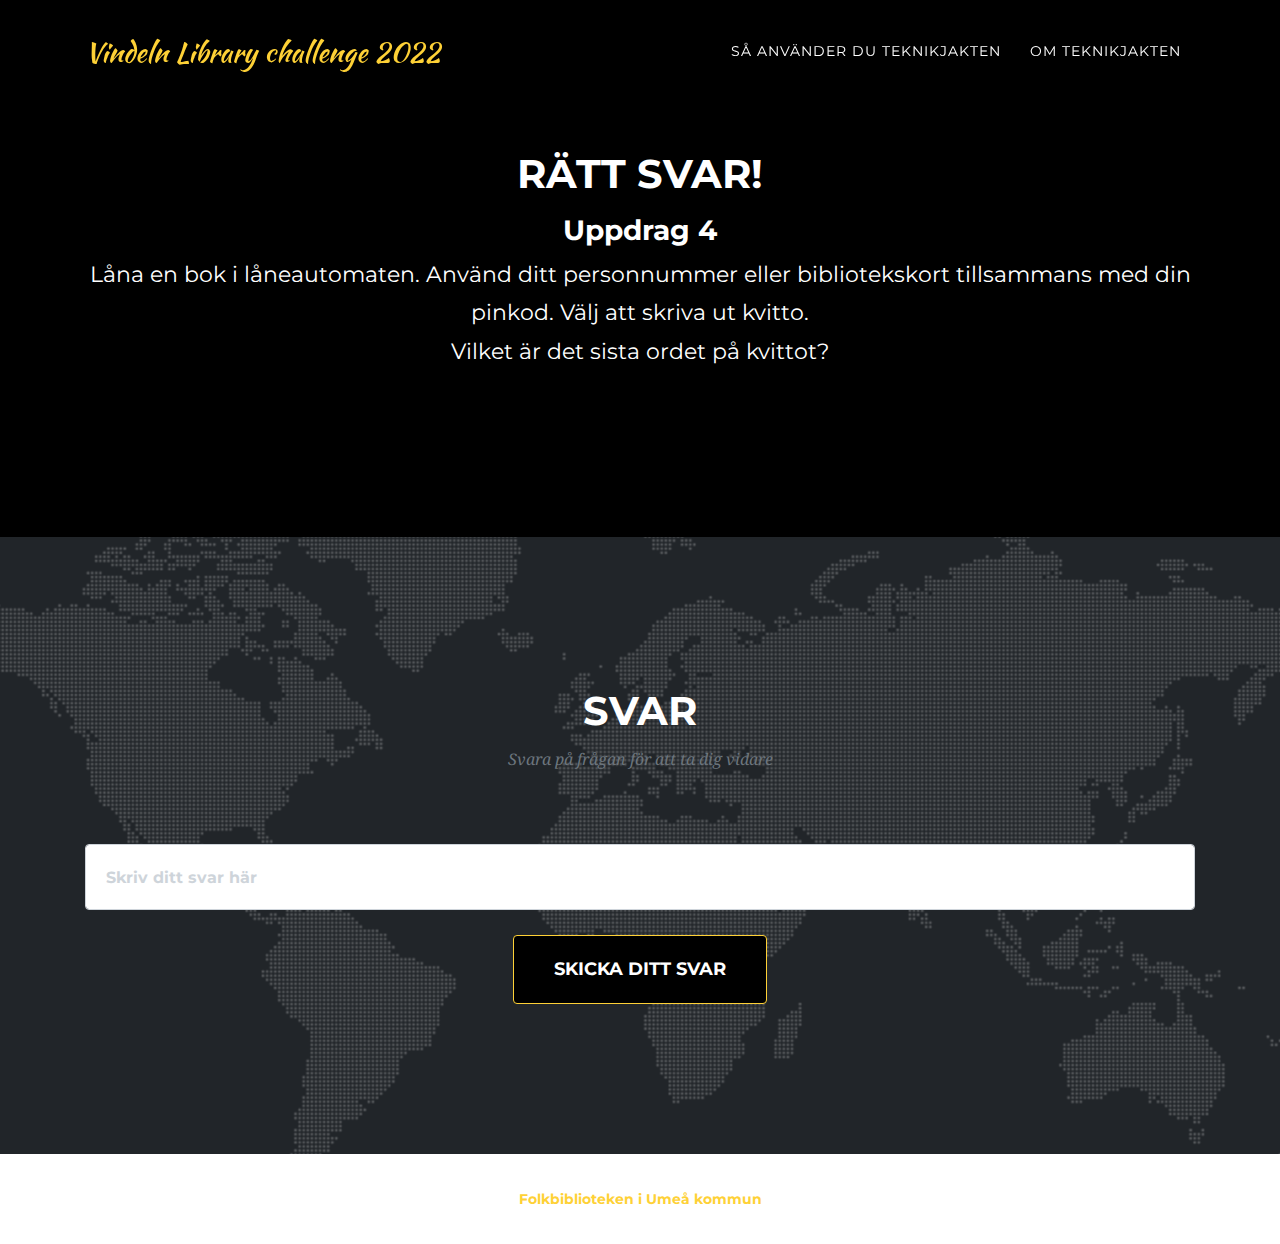
<file: 5.html>
<!--
SKAPA EN EGEN MALLSIDA FÖR UPPDRAG
==========================================================
Nu blir det lite repetition. Den sida hu hintills arbetet med 
introducerade jakten och hade därför lite speciellt innehåll.

Målet med den sida du arbetar med just nu är att skapa en
mall som du sedan kan kopiera till så många uppdrag du behöver.
Du behöver sedan ändra ett saker på varje sida.

1. Beskrivningen av uppdraget.
2. Uppgiftens nummer
3. Vad det rätta svaret är
4. Vilken sida som skall laddas om man svarar rätt.
-->

<!DOCTYPE html>
<html lang="sv">
  <head>
    <meta http-equiv="Content-Type" content="text/html; charset=UTF-8">
    <meta name="viewport" content="width=device-width, initial-scale=1, shrink-to-fit=no">
    <meta name="description" content="">
    <meta name="author" content="">

  <!--
  # Genom att ändra denna informationen nedan kan du ge jakten ett eget namn
  # EX: <title>Ett helt eget namn</title>
  # Informationen visas inte någonstans på webbsidan utan ändrar det namn som 
  # webbsidans flik/tabb har då du du surfar till sidan.
  # 
  -->
    <title>ÄNDRA:DIN EGEN TEKNIKJAKT</title>

  <!--Filer som berättar hur sidan skall se ut laddas in. Här behöver vi inte ändra något-->
  
    <link href="vendor/bootstrap/css/bootstrap.min.css" rel="stylesheet">
    <link href="vendor/fontawesome-free/css/all.min.css" rel="stylesheet" type="text/css">
    <link href="https://fonts.googleapis.com/css?family=Montserrat:400,700" rel="stylesheet" type="text/css">
    <link href='https://fonts.googleapis.com/css?family=Kaushan+Script' rel='stylesheet' type='text/css'>
    <link href='https://fonts.googleapis.com/css?family=Droid+Serif:400,700,400italic,700italic' rel='stylesheet' type='text/css'>
    <link href='https://fonts.googleapis.com/css?family=Roboto+Slab:400,100,300,700' rel='stylesheet' type='text/css'>
    <link href="css/agency.min.css" rel="stylesheet">
    <link href="css/style.css" rel="stylesheet">
  </head>


  <body id="page-top">
  <!-- Denna del av koden berättar vad menyn skall innehålla -->
    <nav class="navbar navbar-expand-lg navbar-dark fixed-top" id="mainNav">
      <div class="container">
        <a class="navbar-brand js-scroll-trigger" href="#page-top">Vindeln Library challenge 2022</a>

        <button class="navbar-toggler navbar-toggler-right" type="button" data-toggle="collapse" data-target="#navbarResponsive" aria-controls="navbarResponsive" aria-expanded="false" aria-label="Toggle navigation">
          Menu
          <i class="fas fa-bars"></i>
        </button>
        <div class="collapse navbar-collapse" id="navbarResponsive">
          <ul class="navbar-nav text-uppercase ml-auto">
            <li class="nav-item">
              <a class="nav-link js-scroll-trigger" href="http://www.itbib.se/teknikjakten/om.html">Så använder du
             teknikjakten</a>
            </li> 
            <li class="nav-item">
              <a class="nav-link js-scroll-trigger" href="http://www.itbib.se/teknikjakten/om.html">Om teknikjakten</a>
            </li> 

          </ul>
        </div>
      </div>
    </nav>

    <!--SLUT PÅ DELEN SOM BESKRIVER MENYN LÄNGST UPP-->

    <!-- DELEN SOM BESKRIVER FÖRSTA UPPDRAGET STARTAR -->
    <section id="services">
      <div class="container">
        <div class="row">
          <div class="col-lg-12 text-center">
            <!--Sidans största rubrik-->
            <h2 class="section-heading text-uppercase">Rätt svar! </h2>

            <!--Bakgrunds information-->
            

            <!--Eventuellt återkoppling gällande det tidigare uppdraget-->
            <p> 
            
            </p>

            <!--Uppgiftens nummer-->
            <h3>Uppdrag 4 </h3>
            <!--Vilket är uppdraget?-->
            <p>
              Låna en bok i låneautomaten. Använd ditt personnummer eller bibliotekskort tillsammans med din pinkod. Välj att skriva ut kvitto.
              <br>
              Vilket är det sista ordet på kvittot?

            <!--Ibland kanske du vill lägga till en bild i beskrivningen.
            I så fall läger du in bilden i katalogen img.
            Du lägger sedan in följande kod för att berätta att en bild skall visas.
            Men ersätter bildensnamn med det namn din bild och det filformat din bild har.

            EX:
            <img src="./img/bildensnamn.filformat">
            T.ex: <img src="./img/coolbild.jpeg">
            -->
            </p>
          </div>
        </div>
      </div>
    </section>

 
<!-- DELEN DÄR MAN MATAR IN SITT SVAR STARTAR -->
    <section id="contact">
      <div class="container">
        <div class="row">
          <div class="col-lg-12 text-center">
            <h2 class="section-heading text-uppercase">Svar</h2>
            <h3 class="section-subheading text-muted">Svara på frågan för att ta dig vidare</h3>
          </div>
        </div>
        <div class="row">
          <div class="col-lg-12">

      <!--VILKEN SIDA SKALL LADDAS OM MAN SKRIVIT IN RÄTT SVAR
      Du behöver här berätta vilken sida som skall laddas om man löser uppdraget.
      Just nu är det sidan som heter 2.html som skall laddas.
      Om vi istället skulle arbeta med uppdrag 2 just så och ändra i filen 2.html skulle vi då alltså
      istället låta det stå 3.html eftersom det då är den sidan som borde laddas.
      Om detta är sista uppdraget i din jakt skriver du in klar.html

      Vi kan fortsätta på detta viset och lägga till nya sidor tills dess att vi skapat
      så många uppdrag vi vill.
      -->
            <form id="contactForm" name="sentMessage" novalidate="novalidate" 
            action="./2.html" 
            onsubmit="return validateForm()" autocomplete="off">
              <div class="row">
                <div class="col-md-12">
                  <div class="form-group">
                    <input class="form-control" id="answer" type="text" placeholder="Skriv ditt svar här" required="required" data-validation-required-message="Rutan får inte vara tom">
                    <p class="help-block text-danger"></p>
                  </div>
                  
                <div class="col-lg-12 text-center">
                  <div id="success"></div>
                  <button id="sendMessageButton" class="btn btn-primary btn-xl text-uppercase" type="submit">Skicka ditt svar</button>
                </div>
              </div>
            
          </div></form>
        </div>
      </div>
    </div></section>

    <!-- DENNA DEL BESKRIVER INFORMATIONEN SOM VISAS LÄNGST NER PÅ SIDAN -->
    <footer>
      <div class="container">
        <div class="row">
          <div class="col-md-12">
            <span class="copyright">
              <a href="http://www.umea.se/umeakommun/kulturochfritid/bibliotek.4.4ad27aa912e4d856fb180001056.html" style="font-weight: bold">
                  Folkbiblioteken i Umeå kommun
              </a>
            </span>
          </div>
          
        </div>
      </div>
    </footer>

    <!-- Filer som denna mall använder läses in -->
    <script src="vendor/jquery/jquery.min.js"></script>
    <script src="vendor/bootstrap/js/bootstrap.bundle.min.js"></script>
    <script src="vendor/jquery-easing/jquery.easing.min.js"></script>
    <script src="js/agency.min.js"></script>
    <script src="js/agency.min.js"></script>

    <!--I DENNA DEL BERÄTTAR DU VAD SOM ÄR RÄTT SVAR-->
    <script>
    function validateForm() {

      //Det använder skriver i rutan hämtas in och sparas i en variabel som heter answer.
      var answer = document.forms["contactForm"]["answer"].value.toLowerCase();
      
      /*Genom att ändra det som står mellan dessa tecken "" kan du välja vad som är rätt svar 
      Viktigt! Skriv svaret med små bokstäver.

      EX: if (answer == "mittsvar")

      Om man nu skriver in mittsvar i rutan kommer man vidare.
      
      Finns det fler än ett rätt svar? 

      Genom att lägga till följande tecken || (markera texten och kopiera 
      eller tryck alt-gr samtidigt som du trycker på tangenten till höger om shift)
      så kan du lägga till fler alternativ som är rätt.

      EX: Med två räta svar

       if (answer == "svar1" || answer == "svar2" )
      
      EX: Med tre rätta svar

      if (answer == "svar1" || answer == "svar2" answer == "svar3" )

      */

      if (answer == "0"|| answer == "tillbaka"|| answer == "tillbaka!") {
          return true;
      }else{
        document.getElementById("answer").value ="";
        document.getElementById("answer").setAttribute("placeholder","Det var tyvärr fel svar, försök igen!");
        return false;
      }
    }
  </script>

  <!--GRATTIS Du har nu gjort uppdrag nummer två!
  Du har nu skapat en mall för en uppdragssida att utgå från.
  Vill du t.ex. skapa en teknikjakt med kan du kopiera 
  dokument och döpa kopian till 3.html. Du kan sedan upprepa samma tillvägagångssätt
  fler gånger och du vill skapa en jakt med fler uppdrag.

  3.html

  Du går sedan igenom dessa kopior på samma vis som detta dokument.


  Så avslutar du jakten.

  Du avslutar jakten genom att säga att man skall hamna på sidan
  klar.html om man skriver in rätt svar.

  EX: 
            action="./klar.html" 

  Du hittar fler instruktioner här ovan under delen som heter
  VILKEN SIDA SKALL LADDAS OM SKRIVIT IN RÄTT SVAR
  -->
</body>
</html>
</file>
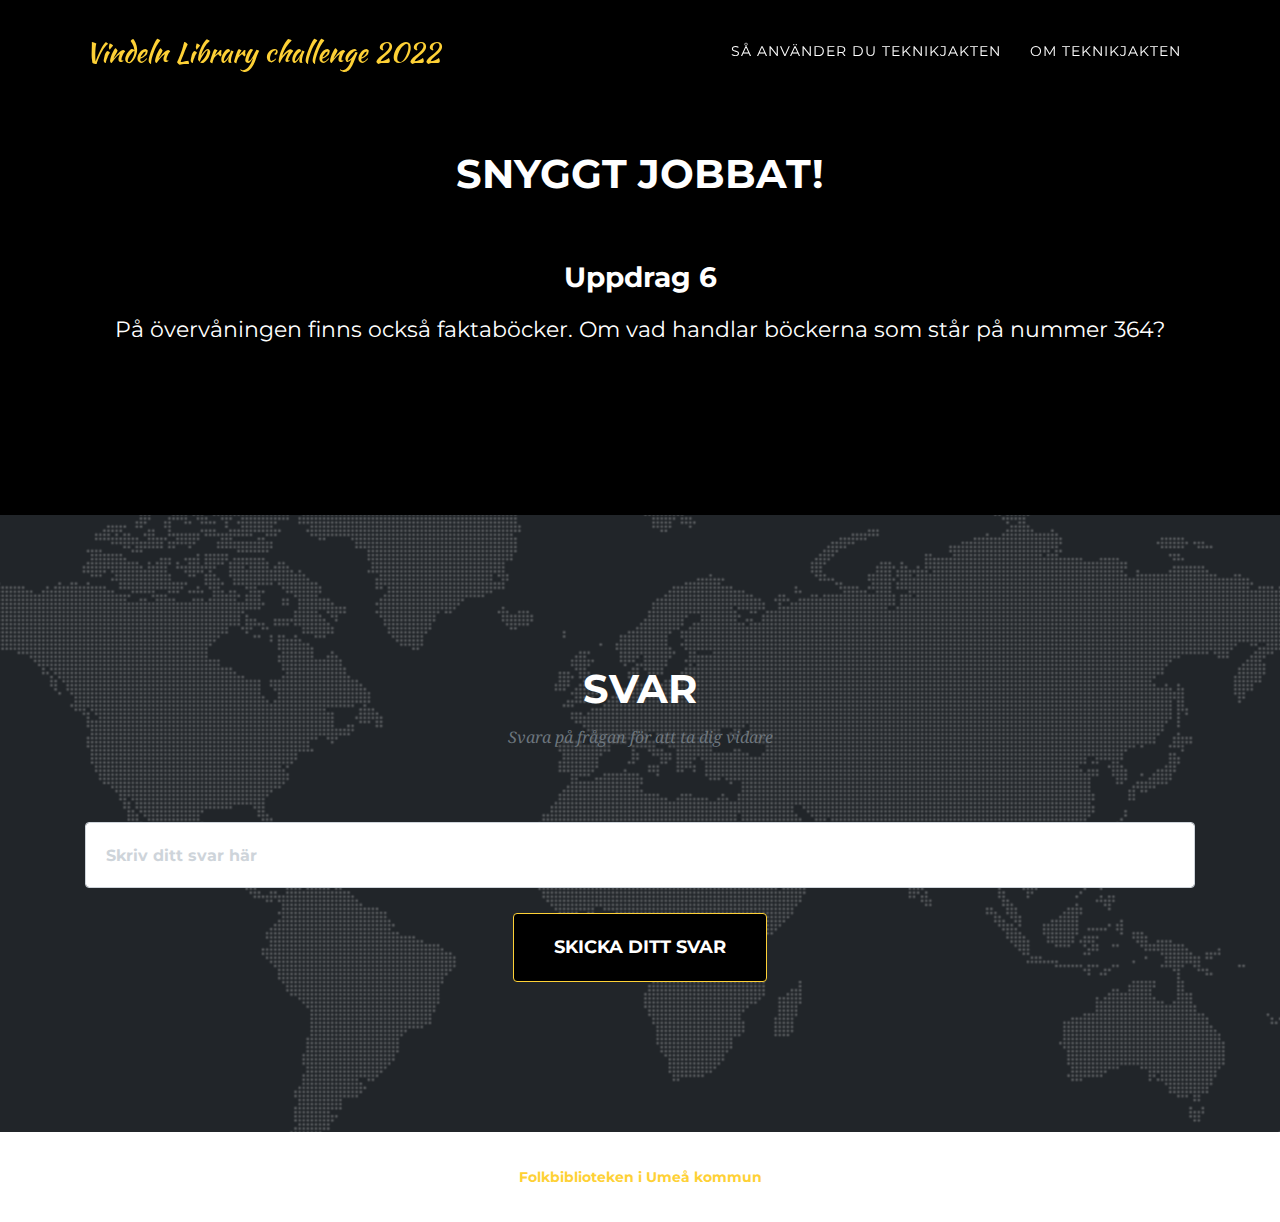
<file: 6.html>
<!--
SKAPA EN EGEN MALLSIDA FÖR UPPDRAG
==========================================================
Nu blir det lite repetition. Den sida hu hintills arbetet med 
introducerade jakten och hade därför lite speciellt innehåll.

Målet med den sida du arbetar med just nu är att skapa en
mall som du sedan kan kopiera till så många uppdrag du behöver.
Du behöver sedan ändra ett saker på varje sida.

1. Beskrivningen av uppdraget.
2. Uppgiftens nummer
3. Vad det rätta svaret är
4. Vilken sida som skall laddas om man svarar rätt.
-->

<!DOCTYPE html>
<html lang="sv">
  <head>
    <meta http-equiv="Content-Type" content="text/html; charset=UTF-8">
    <meta name="viewport" content="width=device-width, initial-scale=1, shrink-to-fit=no">
    <meta name="description" content="">
    <meta name="author" content="">

  <!--
  # Genom att ändra denna informationen nedan kan du ge jakten ett eget namn
  # EX: <title>Ett helt eget namn</title>
  # Informationen visas inte någonstans på webbsidan utan ändrar det namn som 
  # webbsidans flik/tabb har då du du surfar till sidan.
  # 
  -->
    <title>ÄNDRA:DIN EGEN TEKNIKJAKT</title>

  <!--Filer som berättar hur sidan skall se ut laddas in. Här behöver vi inte ändra något-->
  
    <link href="vendor/bootstrap/css/bootstrap.min.css" rel="stylesheet">
    <link href="vendor/fontawesome-free/css/all.min.css" rel="stylesheet" type="text/css">
    <link href="https://fonts.googleapis.com/css?family=Montserrat:400,700" rel="stylesheet" type="text/css">
    <link href='https://fonts.googleapis.com/css?family=Kaushan+Script' rel='stylesheet' type='text/css'>
    <link href='https://fonts.googleapis.com/css?family=Droid+Serif:400,700,400italic,700italic' rel='stylesheet' type='text/css'>
    <link href='https://fonts.googleapis.com/css?family=Roboto+Slab:400,100,300,700' rel='stylesheet' type='text/css'>
    <link href="css/agency.min.css" rel="stylesheet">
    <link href="css/style.css" rel="stylesheet">
  </head>


  <body id="page-top">
  <!-- Denna del av koden berättar vad menyn skall innehålla -->
    <nav class="navbar navbar-expand-lg navbar-dark fixed-top" id="mainNav">
      <div class="container">
        <a class="navbar-brand js-scroll-trigger" href="#page-top">Vindeln Library challenge 2022</a>

        <button class="navbar-toggler navbar-toggler-right" type="button" data-toggle="collapse" data-target="#navbarResponsive" aria-controls="navbarResponsive" aria-expanded="false" aria-label="Toggle navigation">
          Menu
          <i class="fas fa-bars"></i>
        </button>
        <div class="collapse navbar-collapse" id="navbarResponsive">
          <ul class="navbar-nav text-uppercase ml-auto">
            <li class="nav-item">
              <a class="nav-link js-scroll-trigger" href="http://www.itbib.se/teknikjakten/om.html">Så använder du
             teknikjakten</a>
            </li> 
            <li class="nav-item">
              <a class="nav-link js-scroll-trigger" href="http://www.itbib.se/teknikjakten/om.html">Om teknikjakten</a>
            </li> 

          </ul>
        </div>
      </div>
    </nav>

    <!--SLUT PÅ DELEN SOM BESKRIVER MENYN LÄNGST UPP-->

    <!-- DELEN SOM BESKRIVER FÖRSTA UPPDRAGET STARTAR -->
    <section id="services">
      <div class="container">
        <div class="row">
          <div class="col-lg-12 text-center">
            <!--Sidans största rubrik-->
            <h2 class="section-heading text-uppercase">Snyggt jobbat! </h2>
            <br>
            <br>

            <!--Bakgrunds information-->
            <h3>Uppdrag 6</h3>

            <!--Eventuellt återkoppling gällande det tidigare uppdraget-->
            <p> 
            
            </p>

            <!--Uppgiftens nummer-->
            
            <!--Vilket är uppdraget?-->
            <p>
              
            På övervåningen finns också faktaböcker. Om vad handlar böckerna som står på nummer 364?

            <!--Ibland kanske du vill lägga till en bild i beskrivningen.
            I så fall läger du in bilden i katalogen img.
            Du lägger sedan in följande kod för att berätta att en bild skall visas.
            Men ersätter bildensnamn med det namn din bild och det filformat din bild har.

            EX:
            <img src="./img/bildensnamn.filformat">
            T.ex: <img src="./img/coolbild.jpeg">
            -->
            </p>
          </div>
        </div>
      </div>
    </section>

 
<!-- DELEN DÄR MAN MATAR IN SITT SVAR STARTAR -->
    <section id="contact">
      <div class="container">
        <div class="row">
          <div class="col-lg-12 text-center">
            <h2 class="section-heading text-uppercase">Svar</h2>
            <h3 class="section-subheading text-muted">Svara på frågan för att ta dig vidare</h3>
          </div>
        </div>
        <div class="row">
          <div class="col-lg-12">

      <!--VILKEN SIDA SKALL LADDAS OM MAN SKRIVIT IN RÄTT SVAR
      Du behöver här berätta vilken sida som skall laddas om man löser uppdraget.
      Just nu är det sidan som heter 2.html som skall laddas.
      Om vi istället skulle arbeta med uppdrag 2 just så och ändra i filen 2.html skulle vi då alltså
      istället låta det stå 3.html eftersom det då är den sidan som borde laddas.
      Om detta är sista uppdraget i din jakt skriver du in klar.html

      Vi kan fortsätta på detta viset och lägga till nya sidor tills dess att vi skapat
      så många uppdrag vi vill.
      -->
            <form id="contactForm" name="sentMessage" novalidate="novalidate" 
            action="./klar.html" 
            onsubmit="return validateForm()" autocomplete="off">
              <div class="row">
                <div class="col-md-12">
                  <div class="form-group">
                    <input class="form-control" id="answer" type="text" placeholder="Skriv ditt svar här" required="required" data-validation-required-message="Rutan får inte vara tom">
                    <p class="help-block text-danger"></p>
                  </div>
                  
                <div class="col-lg-12 text-center">
                  <div id="success"></div>
                  <button id="sendMessageButton" class="btn btn-primary btn-xl text-uppercase" type="submit">Skicka ditt svar</button>
                </div>
              </div>
            
          </div></form>
        </div>
      </div>
    </div></section>

    <!-- DENNA DEL BESKRIVER INFORMATIONEN SOM VISAS LÄNGST NER PÅ SIDAN -->
    <footer>
      <div class="container">
        <div class="row">
          <div class="col-md-12">
            <span class="copyright">
              <a href="http://www.umea.se/umeakommun/kulturochfritid/bibliotek.4.4ad27aa912e4d856fb180001056.html" style="font-weight: bold">
                  Folkbiblioteken i Umeå kommun
              </a>
            </span>
          </div>
          
        </div>
      </div>
    </footer>

    <!-- Filer som denna mall använder läses in -->
    <script src="vendor/jquery/jquery.min.js"></script>
    <script src="vendor/bootstrap/js/bootstrap.bundle.min.js"></script>
    <script src="vendor/jquery-easing/jquery.easing.min.js"></script>
    <script src="js/agency.min.js"></script>
    <script src="js/agency.min.js"></script>

    <!--I DENNA DEL BERÄTTAR DU VAD SOM ÄR RÄTT SVAR-->
    <script>
    function validateForm() {

      //Det använder skriver i rutan hämtas in och sparas i en variabel som heter answer.
      var answer = document.forms["contactForm"]["answer"].value.toLowerCase();
      
      /*Genom att ändra det som står mellan dessa tecken "" kan du välja vad som är rätt svar 
      Viktigt! Skriv svaret med små bokstäver.

      EX: if (answer == "mittsvar")

      Om man nu skriver in mittsvar i rutan kommer man vidare.
      
      Finns det fler än ett rätt svar? 

      Genom att lägga till följande tecken || (markera texten och kopiera 
      eller tryck alt-gr samtidigt som du trycker på tangenten till höger om shift)
      så kan du lägga till fler alternativ som är rätt.

      EX: Med två räta svar

       if (answer == "svar1" || answer == "svar2" )
      
      EX: Med tre rätta svar

      if (answer == "svar1" || answer == "svar2" answer == "svar3" )

      */

      if (answer == "kriminologi"|| answer == "samhällsvetenskap"|| answer == "samhällskunskap"|| answer == "ridning") {
          return true;
      }else{
        document.getElementById("answer").value ="";
        document.getElementById("answer").setAttribute("placeholder","Det var tyvärr fel svar, försök igen!");
        return false;
      }
    }
  </script>

  <!--GRATTIS Du har nu gjort uppdrag nummer två!
  Du har nu skapat en mall för en uppdragssida att utgå från.
  Vill du t.ex. skapa en teknikjakt med kan du kopiera 
  dokument och döpa kopian till 3.html. Du kan sedan upprepa samma tillvägagångssätt
  fler gånger och du vill skapa en jakt med fler uppdrag.

  3.html

  Du går sedan igenom dessa kopior på samma vis som detta dokument.


  Så avslutar du jakten.

  Du avslutar jakten genom att säga att man skall hamna på sidan
  klar.html om man skriver in rätt svar.

  EX: 
            action="./klar.html" 

  Du hittar fler instruktioner här ovan under delen som heter
  VILKEN SIDA SKALL LADDAS OM SKRIVIT IN RÄTT SVAR
  -->
</body>
</html>
</file>
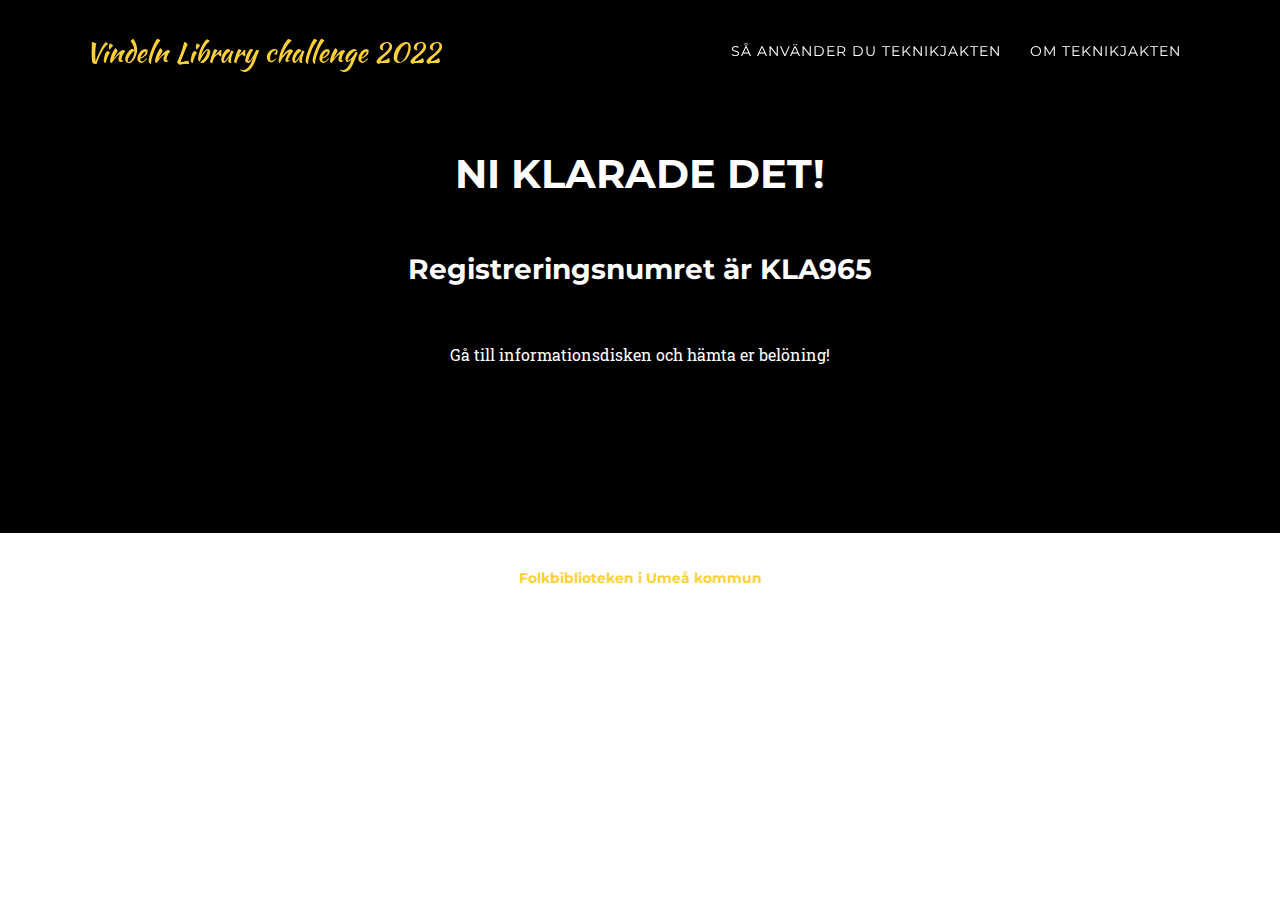
<file: klar.html>
﻿<!DOCTYPE html>
<!--
AVSLUTA DIN TEKNIKJAKT
==========================================================
Nu blir det också repetition. Vissa delar behöver du fylla i igen.
Du kommer sedan att få skriva in den text som visas då deltagaren klarat jakten.
-->
<html lang="sv">
  <head>
    <meta charset="utf-8">
    <meta name="viewport" content="width=device-width, initial-scale=1, shrink-to-fit=no">
    <meta name="description" content="">
    <meta name="author" content="">

    <!--
    # Genom att ändra denna informationen nedan kan du ge jakten ett eget namn
    # EX: <title>Ett helt eget namn</title>
    # Informationen visas inte någonstans på webbsidan utan ändrar det namn som 
    # webbsidans flik/tabb har då du du surfar till sidan.
    # 
    -->
    <title>ÄNDRA:DIN EGEN TEKNIKJAKT</title>

  <!--Filer som berättar hur sidan skall se ut laddas in. Här behöver vi inte ändra något-->
  
    <link href="vendor/bootstrap/css/bootstrap.min.css" rel="stylesheet">
    <link href="vendor/fontawesome-free/css/all.min.css" rel="stylesheet" type="text/css">
    <link href="https://fonts.googleapis.com/css?family=Montserrat:400,700" rel="stylesheet" type="text/css">
    <link href='https://fonts.googleapis.com/css?family=Kaushan+Script' rel='stylesheet' type='text/css'>
    <link href='https://fonts.googleapis.com/css?family=Droid+Serif:400,700,400italic,700italic' rel='stylesheet' type='text/css'>
    <link href='https://fonts.googleapis.com/css?family=Roboto+Slab:400,100,300,700' rel='stylesheet' type='text/css'>
    <link href="css/agency.min.css" rel="stylesheet">
    <link href="css/style.css" rel="stylesheet">
  </head>


  <body id="page-top">
  <!-- Denna del av koden berättar vad menyn skall innehålla -->
    <nav class="navbar navbar-expand-lg navbar-dark fixed-top" id="mainNav">
      <div class="container">
        <a class="navbar-brand js-scroll-trigger" href="#page-top">Vindeln Library challenge 2022</a>
        <button class="navbar-toggler navbar-toggler-right" type="button" data-toggle="collapse" data-target="#navbarResponsive" aria-controls="navbarResponsive" aria-expanded="false" aria-label="Toggle navigation">
          Menu
          <i class="fas fa-bars"></i>
        </button>
        <div class="collapse navbar-collapse" id="navbarResponsive">
          <ul class="navbar-nav text-uppercase ml-auto">
            <li class="nav-item">
              <a class="nav-link js-scroll-trigger" href="http://www.itbib.se/teknikjakten/om.html">Så använder du
             teknikjakten</a>
            </li> 
            <li class="nav-item">
              <a class="nav-link js-scroll-trigger" href="http://www.itbib.se/teknikjakten/om.html">Om teknikjakten</a>
            </li> 

          </ul>
        </div>
      </div>
    </nav>

    <!--SLUT PÅ DELEN SOM BESKRIVER MENYN LÄNGST UPP-->
    
    <!--HÄR SKRIVER DU IN TEXTEN SOM VISAS NÄR DELTAGAREN HAR KLARAT JAKTEN-->
    <section id="services">
      <div class="container">
        <div class="row">
          <div class="col-lg-12 text-center">
            <h2 class="section-heading text-uppercase">Ni klarade det! </h2>
            <br>
        

            <p>
              <h3>Registreringsnumret är KLA965</h3>

            <br>
            <br>
              Gå till informationsdisken och hämta er belöning!

            
            </p>
          </div>
        </div>
      </div>
    </section>

        <!-- Footer -->
    <footer>
      <div class="container">
        <div class="row">
          <div class="col-md-12">
            <span class="copyright">
              <a href="http://www.umea.se/umeakommun/kulturochfritid/bibliotek.4.4ad27aa912e4d856fb180001056.html" style="font-weight: bold">
                  Folkbiblioteken i Umeå kommun
              </a>
            </span>
          </div>
          
        </div>
      </div>
    </footer>



    <script src="vendor/jquery/jquery.min.js"></script>
    <script src="vendor/bootstrap/js/bootstrap.bundle.min.js"></script>
    <script src="vendor/jquery-easing/jquery.easing.min.js"></script>
    <script src="js/agency.min.js"></script>
    <script src="js/agency.min.js"></script>

  </body>

</html>
</file>
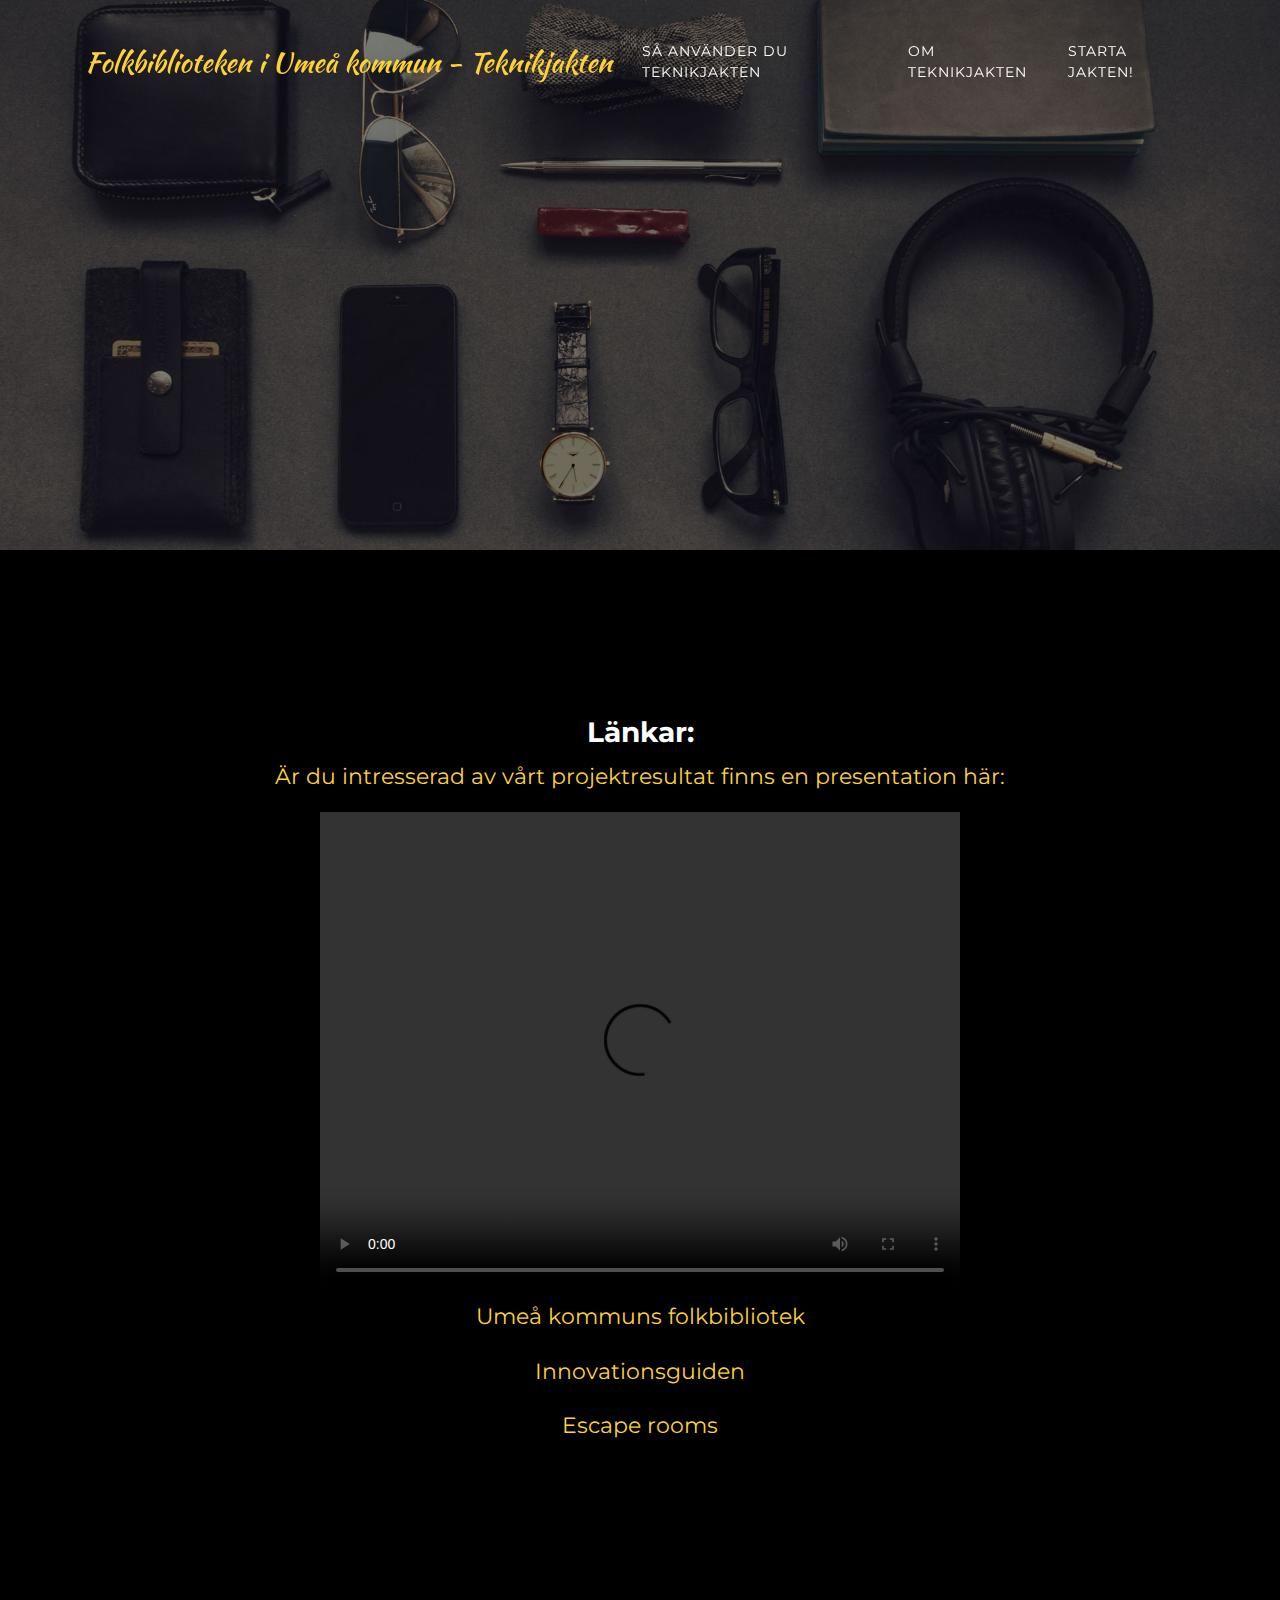
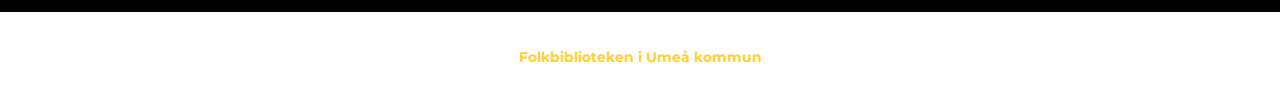
<file: omoss.html>
<!DOCTYPE html>
<html lang="sv">

  <head>

    <meta charset="utf-8">
    <meta name="viewport" content="width=device-width, initial-scale=1, shrink-to-fit=no">
    <meta name="description" content="">
    <meta name="author" content="">

    <title>Teknikjakten</title>

    <!-- Bootstrap core CSS -->
    <link href="vendor/bootstrap/css/bootstrap.min.css" rel="stylesheet">

    <!-- Custom fonts for this template -->
    <link href="vendor/fontawesome-free/css/all.min.css" rel="stylesheet" type="text/css">
    <link href="https://fonts.googleapis.com/css?family=Montserrat:400,700" rel="stylesheet" type="text/css">
    <link href='https://fonts.googleapis.com/css?family=Kaushan+Script' rel='stylesheet' type='text/css'>
    <link href='https://fonts.googleapis.com/css?family=Droid+Serif:400,700,400italic,700italic' rel='stylesheet' type='text/css'>
    <link href='https://fonts.googleapis.com/css?family=Roboto+Slab:400,100,300,700' rel='stylesheet' type='text/css'>

    <!-- Custom styles for this template -->
    <link href="css/agency.min.css" rel="stylesheet">
    <!--User stylesheet-->
    <link href="css/style.css" rel="stylesheet">

  </head>

  <script>

  function validateForm() {
    var x = document.forms["contactForm"]["answer"].value;
    x = x.toUpperCase();

    if (x == "SÄPO") {
        return true;
    }else{
      document.getElementById("answer").value ="";
      document.getElementById("answer").setAttribute("placeholder","Det var tyvärr fel svar, försök igen!");
      return false;
    }
  }

  </script>

  <body id="page-top">

    <!-- Navigation -->
    <nav class="navbar navbar-expand-lg navbar-dark fixed-top" id="mainNav">
      <div class="container">
        <a class="navbar-brand js-scroll-trigger" href="#page-top">Folkbiblioteken i Umeå kommun - Teknikjakten</a>
        <button class="navbar-toggler navbar-toggler-right" type="button" data-toggle="collapse" data-target="#navbarResponsive" aria-controls="navbarResponsive" aria-expanded="false" aria-label="Toggle navigation">
          Menu
          <i class="fas fa-bars"></i>
        </button>
        <div class="collapse navbar-collapse" id="navbarResponsive">
          <ul class="navbar-nav text-uppercase ml-auto">
            <li class="nav-item">
              <a class="nav-link js-scroll-trigger" href="./om.html">Så använder du
             teknikjakten</a>
            </li>
            <li class="nav-item">
              <a class="nav-link js-scroll-trigger" href="./omoss.html">Om teknikjakten</a>
            </li> 
            <li class="nav-item">
              <a class="nav-link js-scroll-trigger" href="./index.html">Starta jakten!</a>
            </li> 

  
          </ul>
        </div>
      </div>
    </nav>

    <!-- Header -->
    <header class="masthead">
      <div class="container">
        <div class="intro-text">
        <div class="intro-heading text-uppercase"></div>
         
      </div>
    </header>
    
    <!-- Part 1 -->
    <section id="services">
      <div class="container">
        <div class="row">
          <div class="col-lg-12 text-center">

          <p>
          






          <h3>Länkar:</h3>

          <p>
          <a href="https://www.dropbox.com/sh/c76x6hvlncchc6c/AAD6TPsBvyo_CyGC1xyCT3v0a/Mer_for_fler%20OMG%203/WS%203/Presentationer/FILM%20Mer%20f%C3%B6r%20fler%20-%20Digital%20delaktighet%20Ume%C3%A5.mp4?dl=0&raw=1">Är du intresserad av vårt projektresultat finns en presentation här:</a>
          </p>
          <video width="640" height="480" controls>
            <source src="https://www.dropbox.com/sh/c76x6hvlncchc6c/AAD6TPsBvyo_CyGC1xyCT3v0a/Mer_for_fler%20OMG%203/WS%203/Presentationer/FILM%20Mer%20f%C3%B6r%20fler%20-%20Digital%20delaktighet%20Ume%C3%A5.mp4?dl=0&raw=1" type="video/mp4">
            Your browser does not support the video tag.
        </video>

        <p>
        <a href="http://www.umea.se/umeakommun/kulturochfritid/bibliotek.4.4ad27aa912e4d856fb180001056.html">Umeå kommuns folkbibliotek </a>
        </p>

        
        <p>
        <a href="http://innovationsguiden.se/">Innovationsguiden</a>
        </p>

          <p>
        <a href="https://en.wikipedia.org/wiki/Escape_room">Escape rooms</a>
        </p>



        



          
              

          </div>
        </div>
      </div>
    </section>
   


    <!-- Footer -->
    <footer>
      <div class="container">
        <div class="row">
          <div class="col-md-12">
            <span class="copyright">
              <a href="http://www.umea.se/umeakommun/kulturochfritid/bibliotek.4.4ad27aa912e4d856fb180001056.html" style="font-weight: bold">
                  Folkbiblioteken i Umeå kommun
              </a>
            </span>
          </div>
          
        </div>
      </div>
    </footer>



    <!-- Bootstrap core JavaScript -->
    <script src="vendor/jquery/jquery.min.js"></script>
    <script src="vendor/bootstrap/js/bootstrap.bundle.min.js"></script>

    <!-- Plugin JavaScript -->
    <script src="vendor/jquery-easing/jquery.easing.min.js"></script>

    <!-- Contact form JavaScript 
    <script src="js/jqBootstrapValidation.js"></script>
    <script src="js/contact_me.js"></script>
    -->

    <!-- Custom scripts for this template -->
    <script src="js/agency.min.js"></script>
    <script src="js/agency.min.js"></script>


  </body>

</html>
</file>
<file: css/style.css>
.btn-primary{
	background-color: black;
}

#services{
	background-color: black;
	color: white;
}

p{
	font-family: 'Montserrat', sans-serif;
	font-size: 22px;
}

#services img{
	max-width: 100%;
}

header.masthead {
    background-image: url("../img/header-bg.jpg");
}
</file>
<file: vendor/fontawesome-free/css/all.min.css>
/*!
 * Font Awesome Free 5.3.1 by @fontawesome - https://fontawesome.com
 * License - https://fontawesome.com/license/free (Icons: CC BY 4.0, Fonts: SIL OFL 1.1, Code: MIT License)
 */
.fa,.fab,.fal,.far,.fas{-moz-osx-font-smoothing:grayscale;-webkit-font-smoothing:antialiased;display:inline-block;font-style:normal;font-variant:normal;text-rendering:auto;line-height:1}.fa-lg{font-size:1.33333em;line-height:.75em;vertical-align:-.0667em}.fa-xs{font-size:.75em}.fa-sm{font-size:.875em}.fa-1x{font-size:1em}.fa-2x{font-size:2em}.fa-3x{font-size:3em}.fa-4x{font-size:4em}.fa-5x{font-size:5em}.fa-6x{font-size:6em}.fa-7x{font-size:7em}.fa-8x{font-size:8em}.fa-9x{font-size:9em}.fa-10x{font-size:10em}.fa-fw{text-align:center;width:1.25em}.fa-ul{list-style-type:none;margin-left:2.5em;padding-left:0}.fa-ul>li{position:relative}.fa-li{left:-2em;position:absolute;text-align:center;width:2em;line-height:inherit}.fa-border{border:.08em solid #eee;border-radius:.1em;padding:.2em .25em .15em}.fa-pull-left{float:left}.fa-pull-right{float:right}.fa.fa-pull-left,.fab.fa-pull-left,.fal.fa-pull-left,.far.fa-pull-left,.fas.fa-pull-left{margin-right:.3em}.fa.fa-pull-right,.fab.fa-pull-right,.fal.fa-pull-right,.far.fa-pull-right,.fas.fa-pull-right{margin-left:.3em}.fa-spin{animation:fa-spin 2s infinite linear}.fa-pulse{animation:fa-spin 1s infinite steps(8)}@keyframes fa-spin{0%{transform:rotate(0deg)}to{transform:rotate(1turn)}}.fa-rotate-90{-ms-filter:"progid:DXImageTransform.Microsoft.BasicImage(rotation=1)";transform:rotate(90deg)}.fa-rotate-180{-ms-filter:"progid:DXImageTransform.Microsoft.BasicImage(rotation=2)";transform:rotate(180deg)}.fa-rotate-270{-ms-filter:"progid:DXImageTransform.Microsoft.BasicImage(rotation=3)";transform:rotate(270deg)}.fa-flip-horizontal{-ms-filter:"progid:DXImageTransform.Microsoft.BasicImage(rotation=0, mirror=1)";transform:scaleX(-1)}.fa-flip-vertical{transform:scaleY(-1)}.fa-flip-horizontal.fa-flip-vertical,.fa-flip-vertical{-ms-filter:"progid:DXImageTransform.Microsoft.BasicImage(rotation=2, mirror=1)"}.fa-flip-horizontal.fa-flip-vertical{transform:scale(-1)}:root .fa-flip-horizontal,:root .fa-flip-vertical,:root .fa-rotate-90,:root .fa-rotate-180,:root .fa-rotate-270{-webkit-filter:none;filter:none}.fa-stack{display:inline-block;height:2em;line-height:2em;position:relative;vertical-align:middle;width:2em}.fa-stack-1x,.fa-stack-2x{left:0;position:absolute;text-align:center;width:100%}.fa-stack-1x{line-height:inherit}.fa-stack-2x{font-size:2em}.fa-inverse{color:#fff}.fa-500px:before{content:"\f26e"}.fa-accessible-icon:before{content:"\f368"}.fa-accusoft:before{content:"\f369"}.fa-ad:before{content:"\f641"}.fa-address-book:before{content:"\f2b9"}.fa-address-card:before{content:"\f2bb"}.fa-adjust:before{content:"\f042"}.fa-adn:before{content:"\f170"}.fa-adversal:before{content:"\f36a"}.fa-affiliatetheme:before{content:"\f36b"}.fa-air-freshener:before{content:"\f5d0"}.fa-algolia:before{content:"\f36c"}.fa-align-center:before{content:"\f037"}.fa-align-justify:before{content:"\f039"}.fa-align-left:before{content:"\f036"}.fa-align-right:before{content:"\f038"}.fa-alipay:before{content:"\f642"}.fa-allergies:before{content:"\f461"}.fa-amazon:before{content:"\f270"}.fa-amazon-pay:before{content:"\f42c"}.fa-ambulance:before{content:"\f0f9"}.fa-american-sign-language-interpreting:before{content:"\f2a3"}.fa-amilia:before{content:"\f36d"}.fa-anchor:before{content:"\f13d"}.fa-android:before{content:"\f17b"}.fa-angellist:before{content:"\f209"}.fa-angle-double-down:before{content:"\f103"}.fa-angle-double-left:before{content:"\f100"}.fa-angle-double-right:before{content:"\f101"}.fa-angle-double-up:before{content:"\f102"}.fa-angle-down:before{content:"\f107"}.fa-angle-left:before{content:"\f104"}.fa-angle-right:before{content:"\f105"}.fa-angle-up:before{content:"\f106"}.fa-angry:before{content:"\f556"}.fa-angrycreative:before{content:"\f36e"}.fa-angular:before{content:"\f420"}.fa-ankh:before{content:"\f644"}.fa-app-store:before{content:"\f36f"}.fa-app-store-ios:before{content:"\f370"}.fa-apper:before{content:"\f371"}.fa-apple:before{content:"\f179"}.fa-apple-alt:before{content:"\f5d1"}.fa-apple-pay:before{content:"\f415"}.fa-archive:before{content:"\f187"}.fa-archway:before{content:"\f557"}.fa-arrow-alt-circle-down:before{content:"\f358"}.fa-arrow-alt-circle-left:before{content:"\f359"}.fa-arrow-alt-circle-right:before{content:"\f35a"}.fa-arrow-alt-circle-up:before{content:"\f35b"}.fa-arrow-circle-down:before{content:"\f0ab"}.fa-arrow-circle-left:before{content:"\f0a8"}.fa-arrow-circle-right:before{content:"\f0a9"}.fa-arrow-circle-up:before{content:"\f0aa"}.fa-arrow-down:before{content:"\f063"}.fa-arrow-left:before{content:"\f060"}.fa-arrow-right:before{content:"\f061"}.fa-arrow-up:before{content:"\f062"}.fa-arrows-alt:before{content:"\f0b2"}.fa-arrows-alt-h:before{content:"\f337"}.fa-arrows-alt-v:before{content:"\f338"}.fa-assistive-listening-systems:before{content:"\f2a2"}.fa-asterisk:before{content:"\f069"}.fa-asymmetrik:before{content:"\f372"}.fa-at:before{content:"\f1fa"}.fa-atlas:before{content:"\f558"}.fa-atom:before{content:"\f5d2"}.fa-audible:before{content:"\f373"}.fa-audio-description:before{content:"\f29e"}.fa-autoprefixer:before{content:"\f41c"}.fa-avianex:before{content:"\f374"}.fa-aviato:before{content:"\f421"}.fa-award:before{content:"\f559"}.fa-aws:before{content:"\f375"}.fa-backspace:before{content:"\f55a"}.fa-backward:before{content:"\f04a"}.fa-balance-scale:before{content:"\f24e"}.fa-ban:before{content:"\f05e"}.fa-band-aid:before{content:"\f462"}.fa-bandcamp:before{content:"\f2d5"}.fa-barcode:before{content:"\f02a"}.fa-bars:before{content:"\f0c9"}.fa-baseball-ball:before{content:"\f433"}.fa-basketball-ball:before{content:"\f434"}.fa-bath:before{content:"\f2cd"}.fa-battery-empty:before{content:"\f244"}.fa-battery-full:before{content:"\f240"}.fa-battery-half:before{content:"\f242"}.fa-battery-quarter:before{content:"\f243"}.fa-battery-three-quarters:before{content:"\f241"}.fa-bed:before{content:"\f236"}.fa-beer:before{content:"\f0fc"}.fa-behance:before{content:"\f1b4"}.fa-behance-square:before{content:"\f1b5"}.fa-bell:before{content:"\f0f3"}.fa-bell-slash:before{content:"\f1f6"}.fa-bezier-curve:before{content:"\f55b"}.fa-bible:before{content:"\f647"}.fa-bicycle:before{content:"\f206"}.fa-bimobject:before{content:"\f378"}.fa-binoculars:before{content:"\f1e5"}.fa-birthday-cake:before{content:"\f1fd"}.fa-bitbucket:before{content:"\f171"}.fa-bitcoin:before{content:"\f379"}.fa-bity:before{content:"\f37a"}.fa-black-tie:before{content:"\f27e"}.fa-blackberry:before{content:"\f37b"}.fa-blender:before{content:"\f517"}.fa-blind:before{content:"\f29d"}.fa-blogger:before{content:"\f37c"}.fa-blogger-b:before{content:"\f37d"}.fa-bluetooth:before{content:"\f293"}.fa-bluetooth-b:before{content:"\f294"}.fa-bold:before{content:"\f032"}.fa-bolt:before{content:"\f0e7"}.fa-bomb:before{content:"\f1e2"}.fa-bone:before{content:"\f5d7"}.fa-bong:before{content:"\f55c"}.fa-book:before{content:"\f02d"}.fa-book-open:before{content:"\f518"}.fa-book-reader:before{content:"\f5da"}.fa-bookmark:before{content:"\f02e"}.fa-bowling-ball:before{content:"\f436"}.fa-box:before{content:"\f466"}.fa-box-open:before{content:"\f49e"}.fa-boxes:before{content:"\f468"}.fa-braille:before{content:"\f2a1"}.fa-brain:before{content:"\f5dc"}.fa-briefcase:before{content:"\f0b1"}.fa-briefcase-medical:before{content:"\f469"}.fa-broadcast-tower:before{content:"\f519"}.fa-broom:before{content:"\f51a"}.fa-brush:before{content:"\f55d"}.fa-btc:before{content:"\f15a"}.fa-bug:before{content:"\f188"}.fa-building:before{content:"\f1ad"}.fa-bullhorn:before{content:"\f0a1"}.fa-bullseye:before{content:"\f140"}.fa-burn:before{content:"\f46a"}.fa-buromobelexperte:before{content:"\f37f"}.fa-bus:before{content:"\f207"}.fa-bus-alt:before{content:"\f55e"}.fa-business-time:before{content:"\f64a"}.fa-buysellads:before{content:"\f20d"}.fa-calculator:before{content:"\f1ec"}.fa-calendar:before{content:"\f133"}.fa-calendar-alt:before{content:"\f073"}.fa-calendar-check:before{content:"\f274"}.fa-calendar-minus:before{content:"\f272"}.fa-calendar-plus:before{content:"\f271"}.fa-calendar-times:before{content:"\f273"}.fa-camera:before{content:"\f030"}.fa-camera-retro:before{content:"\f083"}.fa-cannabis:before{content:"\f55f"}.fa-capsules:before{content:"\f46b"}.fa-car:before{content:"\f1b9"}.fa-car-alt:before{content:"\f5de"}.fa-car-battery:before{content:"\f5df"}.fa-car-crash:before{content:"\f5e1"}.fa-car-side:before{content:"\f5e4"}.fa-caret-down:before{content:"\f0d7"}.fa-caret-left:before{content:"\f0d9"}.fa-caret-right:before{content:"\f0da"}.fa-caret-square-down:before{content:"\f150"}.fa-caret-square-left:before{content:"\f191"}.fa-caret-square-right:before{content:"\f152"}.fa-caret-square-up:before{content:"\f151"}.fa-caret-up:before{content:"\f0d8"}.fa-cart-arrow-down:before{content:"\f218"}.fa-cart-plus:before{content:"\f217"}.fa-cc-amazon-pay:before{content:"\f42d"}.fa-cc-amex:before{content:"\f1f3"}.fa-cc-apple-pay:before{content:"\f416"}.fa-cc-diners-club:before{content:"\f24c"}.fa-cc-discover:before{content:"\f1f2"}.fa-cc-jcb:before{content:"\f24b"}.fa-cc-mastercard:before{content:"\f1f1"}.fa-cc-paypal:before{content:"\f1f4"}.fa-cc-stripe:before{content:"\f1f5"}.fa-cc-visa:before{content:"\f1f0"}.fa-centercode:before{content:"\f380"}.fa-certificate:before{content:"\f0a3"}.fa-chalkboard:before{content:"\f51b"}.fa-chalkboard-teacher:before{content:"\f51c"}.fa-charging-station:before{content:"\f5e7"}.fa-chart-area:before{content:"\f1fe"}.fa-chart-bar:before{content:"\f080"}.fa-chart-line:before{content:"\f201"}.fa-chart-pie:before{content:"\f200"}.fa-check:before{content:"\f00c"}.fa-check-circle:before{content:"\f058"}.fa-check-double:before{content:"\f560"}.fa-check-square:before{content:"\f14a"}.fa-chess:before{content:"\f439"}.fa-chess-bishop:before{content:"\f43a"}.fa-chess-board:before{content:"\f43c"}.fa-chess-king:before{content:"\f43f"}.fa-chess-knight:before{content:"\f441"}.fa-chess-pawn:before{content:"\f443"}.fa-chess-queen:before{content:"\f445"}.fa-chess-rook:before{content:"\f447"}.fa-chevron-circle-down:before{content:"\f13a"}.fa-chevron-circle-left:before{content:"\f137"}.fa-chevron-circle-right:before{content:"\f138"}.fa-chevron-circle-up:before{content:"\f139"}.fa-chevron-down:before{content:"\f078"}.fa-chevron-left:before{content:"\f053"}.fa-chevron-right:before{content:"\f054"}.fa-chevron-up:before{content:"\f077"}.fa-child:before{content:"\f1ae"}.fa-chrome:before{content:"\f268"}.fa-church:before{content:"\f51d"}.fa-circle:before{content:"\f111"}.fa-circle-notch:before{content:"\f1ce"}.fa-city:before{content:"\f64f"}.fa-clipboard:before{content:"\f328"}.fa-clipboard-check:before{content:"\f46c"}.fa-clipboard-list:before{content:"\f46d"}.fa-clock:before{content:"\f017"}.fa-clone:before{content:"\f24d"}.fa-closed-captioning:before{content:"\f20a"}.fa-cloud:before{content:"\f0c2"}.fa-cloud-download-alt:before{content:"\f381"}.fa-cloud-upload-alt:before{content:"\f382"}.fa-cloudscale:before{content:"\f383"}.fa-cloudsmith:before{content:"\f384"}.fa-cloudversify:before{content:"\f385"}.fa-cocktail:before{content:"\f561"}.fa-code:before{content:"\f121"}.fa-code-branch:before{content:"\f126"}.fa-codepen:before{content:"\f1cb"}.fa-codiepie:before{content:"\f284"}.fa-coffee:before{content:"\f0f4"}.fa-cog:before{content:"\f013"}.fa-cogs:before{content:"\f085"}.fa-coins:before{content:"\f51e"}.fa-columns:before{content:"\f0db"}.fa-comment:before{content:"\f075"}.fa-comment-alt:before{content:"\f27a"}.fa-comment-dollar:before{content:"\f651"}.fa-comment-dots:before{content:"\f4ad"}.fa-comment-slash:before{content:"\f4b3"}.fa-comments:before{content:"\f086"}.fa-comments-dollar:before{content:"\f653"}.fa-compact-disc:before{content:"\f51f"}.fa-compass:before{content:"\f14e"}.fa-compress:before{content:"\f066"}.fa-concierge-bell:before{content:"\f562"}.fa-connectdevelop:before{content:"\f20e"}.fa-contao:before{content:"\f26d"}.fa-cookie:before{content:"\f563"}.fa-cookie-bite:before{content:"\f564"}.fa-copy:before{content:"\f0c5"}.fa-copyright:before{content:"\f1f9"}.fa-couch:before{content:"\f4b8"}.fa-cpanel:before{content:"\f388"}.fa-creative-commons:before{content:"\f25e"}.fa-creative-commons-by:before{content:"\f4e7"}.fa-creative-commons-nc:before{content:"\f4e8"}.fa-creative-commons-nc-eu:before{content:"\f4e9"}.fa-creative-commons-nc-jp:before{content:"\f4ea"}.fa-creative-commons-nd:before{content:"\f4eb"}.fa-creative-commons-pd:before{content:"\f4ec"}.fa-creative-commons-pd-alt:before{content:"\f4ed"}.fa-creative-commons-remix:before{content:"\f4ee"}.fa-creative-commons-sa:before{content:"\f4ef"}.fa-creative-commons-sampling:before{content:"\f4f0"}.fa-creative-commons-sampling-plus:before{content:"\f4f1"}.fa-creative-commons-share:before{content:"\f4f2"}.fa-credit-card:before{content:"\f09d"}.fa-crop:before{content:"\f125"}.fa-crop-alt:before{content:"\f565"}.fa-cross:before{content:"\f654"}.fa-crosshairs:before{content:"\f05b"}.fa-crow:before{content:"\f520"}.fa-crown:before{content:"\f521"}.fa-css3:before{content:"\f13c"}.fa-css3-alt:before{content:"\f38b"}.fa-cube:before{content:"\f1b2"}.fa-cubes:before{content:"\f1b3"}.fa-cut:before{content:"\f0c4"}.fa-cuttlefish:before{content:"\f38c"}.fa-d-and-d:before{content:"\f38d"}.fa-dashcube:before{content:"\f210"}.fa-database:before{content:"\f1c0"}.fa-deaf:before{content:"\f2a4"}.fa-delicious:before{content:"\f1a5"}.fa-deploydog:before{content:"\f38e"}.fa-deskpro:before{content:"\f38f"}.fa-desktop:before{content:"\f108"}.fa-deviantart:before{content:"\f1bd"}.fa-dharmachakra:before{content:"\f655"}.fa-diagnoses:before{content:"\f470"}.fa-dice:before{content:"\f522"}.fa-dice-five:before{content:"\f523"}.fa-dice-four:before{content:"\f524"}.fa-dice-one:before{content:"\f525"}.fa-dice-six:before{content:"\f526"}.fa-dice-three:before{content:"\f527"}.fa-dice-two:before{content:"\f528"}.fa-digg:before{content:"\f1a6"}.fa-digital-ocean:before{content:"\f391"}.fa-digital-tachograph:before{content:"\f566"}.fa-directions:before{content:"\f5eb"}.fa-discord:before{content:"\f392"}.fa-discourse:before{content:"\f393"}.fa-divide:before{content:"\f529"}.fa-dizzy:before{content:"\f567"}.fa-dna:before{content:"\f471"}.fa-dochub:before{content:"\f394"}.fa-docker:before{content:"\f395"}.fa-dollar-sign:before{content:"\f155"}.fa-dolly:before{content:"\f472"}.fa-dolly-flatbed:before{content:"\f474"}.fa-donate:before{content:"\f4b9"}.fa-door-closed:before{content:"\f52a"}.fa-door-open:before{content:"\f52b"}.fa-dot-circle:before{content:"\f192"}.fa-dove:before{content:"\f4ba"}.fa-download:before{content:"\f019"}.fa-draft2digital:before{content:"\f396"}.fa-drafting-compass:before{content:"\f568"}.fa-draw-polygon:before{content:"\f5ee"}.fa-dribbble:before{content:"\f17d"}.fa-dribbble-square:before{content:"\f397"}.fa-dropbox:before{content:"\f16b"}.fa-drum:before{content:"\f569"}.fa-drum-steelpan:before{content:"\f56a"}.fa-drupal:before{content:"\f1a9"}.fa-dumbbell:before{content:"\f44b"}.fa-dyalog:before{content:"\f399"}.fa-earlybirds:before{content:"\f39a"}.fa-ebay:before{content:"\f4f4"}.fa-edge:before{content:"\f282"}.fa-edit:before{content:"\f044"}.fa-eject:before{content:"\f052"}.fa-elementor:before{content:"\f430"}.fa-ellipsis-h:before{content:"\f141"}.fa-ellipsis-v:before{content:"\f142"}.fa-ello:before{content:"\f5f1"}.fa-ember:before{content:"\f423"}.fa-empire:before{content:"\f1d1"}.fa-envelope:before{content:"\f0e0"}.fa-envelope-open:before{content:"\f2b6"}.fa-envelope-open-text:before{content:"\f658"}.fa-envelope-square:before{content:"\f199"}.fa-envira:before{content:"\f299"}.fa-equals:before{content:"\f52c"}.fa-eraser:before{content:"\f12d"}.fa-erlang:before{content:"\f39d"}.fa-ethereum:before{content:"\f42e"}.fa-etsy:before{content:"\f2d7"}.fa-euro-sign:before{content:"\f153"}.fa-exchange-alt:before{content:"\f362"}.fa-exclamation:before{content:"\f12a"}.fa-exclamation-circle:before{content:"\f06a"}.fa-exclamation-triangle:before{content:"\f071"}.fa-expand:before{content:"\f065"}.fa-expand-arrows-alt:before{content:"\f31e"}.fa-expeditedssl:before{content:"\f23e"}.fa-external-link-alt:before{content:"\f35d"}.fa-external-link-square-alt:before{content:"\f360"}.fa-eye:before{content:"\f06e"}.fa-eye-dropper:before{content:"\f1fb"}.fa-eye-slash:before{content:"\f070"}.fa-facebook:before{content:"\f09a"}.fa-facebook-f:before{content:"\f39e"}.fa-facebook-messenger:before{content:"\f39f"}.fa-facebook-square:before{content:"\f082"}.fa-fast-backward:before{content:"\f049"}.fa-fast-forward:before{content:"\f050"}.fa-fax:before{content:"\f1ac"}.fa-feather:before{content:"\f52d"}.fa-feather-alt:before{content:"\f56b"}.fa-female:before{content:"\f182"}.fa-fighter-jet:before{content:"\f0fb"}.fa-file:before{content:"\f15b"}.fa-file-alt:before{content:"\f15c"}.fa-file-archive:before{content:"\f1c6"}.fa-file-audio:before{content:"\f1c7"}.fa-file-code:before{content:"\f1c9"}.fa-file-contract:before{content:"\f56c"}.fa-file-download:before{content:"\f56d"}.fa-file-excel:before{content:"\f1c3"}.fa-file-export:before{content:"\f56e"}.fa-file-image:before{content:"\f1c5"}.fa-file-import:before{content:"\f56f"}.fa-file-invoice:before{content:"\f570"}.fa-file-invoice-dollar:before{content:"\f571"}.fa-file-medical:before{content:"\f477"}.fa-file-medical-alt:before{content:"\f478"}.fa-file-pdf:before{content:"\f1c1"}.fa-file-powerpoint:before{content:"\f1c4"}.fa-file-prescription:before{content:"\f572"}.fa-file-signature:before{content:"\f573"}.fa-file-upload:before{content:"\f574"}.fa-file-video:before{content:"\f1c8"}.fa-file-word:before{content:"\f1c2"}.fa-fill:before{content:"\f575"}.fa-fill-drip:before{content:"\f576"}.fa-film:before{content:"\f008"}.fa-filter:before{content:"\f0b0"}.fa-fingerprint:before{content:"\f577"}.fa-fire:before{content:"\f06d"}.fa-fire-extinguisher:before{content:"\f134"}.fa-firefox:before{content:"\f269"}.fa-first-aid:before{content:"\f479"}.fa-first-order:before{content:"\f2b0"}.fa-first-order-alt:before{content:"\f50a"}.fa-firstdraft:before{content:"\f3a1"}.fa-fish:before{content:"\f578"}.fa-flag:before{content:"\f024"}.fa-flag-checkered:before{content:"\f11e"}.fa-flask:before{content:"\f0c3"}.fa-flickr:before{content:"\f16e"}.fa-flipboard:before{content:"\f44d"}.fa-flushed:before{content:"\f579"}.fa-fly:before{content:"\f417"}.fa-folder:before{content:"\f07b"}.fa-folder-minus:before{content:"\f65d"}.fa-folder-open:before{content:"\f07c"}.fa-folder-plus:before{content:"\f65e"}.fa-font:before{content:"\f031"}.fa-font-awesome:before{content:"\f2b4"}.fa-font-awesome-alt:before{content:"\f35c"}.fa-font-awesome-flag:before{content:"\f425"}.fa-font-awesome-logo-full:before{content:"\f4e6"}.fa-fonticons:before{content:"\f280"}.fa-fonticons-fi:before{content:"\f3a2"}.fa-football-ball:before{content:"\f44e"}.fa-fort-awesome:before{content:"\f286"}.fa-fort-awesome-alt:before{content:"\f3a3"}.fa-forumbee:before{content:"\f211"}.fa-forward:before{content:"\f04e"}.fa-foursquare:before{content:"\f180"}.fa-free-code-camp:before{content:"\f2c5"}.fa-freebsd:before{content:"\f3a4"}.fa-frog:before{content:"\f52e"}.fa-frown:before{content:"\f119"}.fa-frown-open:before{content:"\f57a"}.fa-fulcrum:before{content:"\f50b"}.fa-funnel-dollar:before{content:"\f662"}.fa-futbol:before{content:"\f1e3"}.fa-galactic-republic:before{content:"\f50c"}.fa-galactic-senate:before{content:"\f50d"}.fa-gamepad:before{content:"\f11b"}.fa-gas-pump:before{content:"\f52f"}.fa-gavel:before{content:"\f0e3"}.fa-gem:before{content:"\f3a5"}.fa-genderless:before{content:"\f22d"}.fa-get-pocket:before{content:"\f265"}.fa-gg:before{content:"\f260"}.fa-gg-circle:before{content:"\f261"}.fa-gift:before{content:"\f06b"}.fa-git:before{content:"\f1d3"}.fa-git-square:before{content:"\f1d2"}.fa-github:before{content:"\f09b"}.fa-github-alt:before{content:"\f113"}.fa-github-square:before{content:"\f092"}.fa-gitkraken:before{content:"\f3a6"}.fa-gitlab:before{content:"\f296"}.fa-gitter:before{content:"\f426"}.fa-glass-martini:before{content:"\f000"}.fa-glass-martini-alt:before{content:"\f57b"}.fa-glasses:before{content:"\f530"}.fa-glide:before{content:"\f2a5"}.fa-glide-g:before{content:"\f2a6"}.fa-globe:before{content:"\f0ac"}.fa-globe-africa:before{content:"\f57c"}.fa-globe-americas:before{content:"\f57d"}.fa-globe-asia:before{content:"\f57e"}.fa-gofore:before{content:"\f3a7"}.fa-golf-ball:before{content:"\f450"}.fa-goodreads:before{content:"\f3a8"}.fa-goodreads-g:before{content:"\f3a9"}.fa-google:before{content:"\f1a0"}.fa-google-drive:before{content:"\f3aa"}.fa-google-play:before{content:"\f3ab"}.fa-google-plus:before{content:"\f2b3"}.fa-google-plus-g:before{content:"\f0d5"}.fa-google-plus-square:before{content:"\f0d4"}.fa-google-wallet:before{content:"\f1ee"}.fa-gopuram:before{content:"\f664"}.fa-graduation-cap:before{content:"\f19d"}.fa-gratipay:before{content:"\f184"}.fa-grav:before{content:"\f2d6"}.fa-greater-than:before{content:"\f531"}.fa-greater-than-equal:before{content:"\f532"}.fa-grimace:before{content:"\f57f"}.fa-grin:before{content:"\f580"}.fa-grin-alt:before{content:"\f581"}.fa-grin-beam:before{content:"\f582"}.fa-grin-beam-sweat:before{content:"\f583"}.fa-grin-hearts:before{content:"\f584"}.fa-grin-squint:before{content:"\f585"}.fa-grin-squint-tears:before{content:"\f586"}.fa-grin-stars:before{content:"\f587"}.fa-grin-tears:before{content:"\f588"}.fa-grin-tongue:before{content:"\f589"}.fa-grin-tongue-squint:before{content:"\f58a"}.fa-grin-tongue-wink:before{content:"\f58b"}.fa-grin-wink:before{content:"\f58c"}.fa-grip-horizontal:before{content:"\f58d"}.fa-grip-vertical:before{content:"\f58e"}.fa-gripfire:before{content:"\f3ac"}.fa-grunt:before{content:"\f3ad"}.fa-gulp:before{content:"\f3ae"}.fa-h-square:before{content:"\f0fd"}.fa-hacker-news:before{content:"\f1d4"}.fa-hacker-news-square:before{content:"\f3af"}.fa-hackerrank:before{content:"\f5f7"}.fa-hamsa:before{content:"\f665"}.fa-hand-holding:before{content:"\f4bd"}.fa-hand-holding-heart:before{content:"\f4be"}.fa-hand-holding-usd:before{content:"\f4c0"}.fa-hand-lizard:before{content:"\f258"}.fa-hand-paper:before{content:"\f256"}.fa-hand-peace:before{content:"\f25b"}.fa-hand-point-down:before{content:"\f0a7"}.fa-hand-point-left:before{content:"\f0a5"}.fa-hand-point-right:before{content:"\f0a4"}.fa-hand-point-up:before{content:"\f0a6"}.fa-hand-pointer:before{content:"\f25a"}.fa-hand-rock:before{content:"\f255"}.fa-hand-scissors:before{content:"\f257"}.fa-hand-spock:before{content:"\f259"}.fa-hands:before{content:"\f4c2"}.fa-hands-helping:before{content:"\f4c4"}.fa-handshake:before{content:"\f2b5"}.fa-hashtag:before{content:"\f292"}.fa-haykal:before{content:"\f666"}.fa-hdd:before{content:"\f0a0"}.fa-heading:before{content:"\f1dc"}.fa-headphones:before{content:"\f025"}.fa-headphones-alt:before{content:"\f58f"}.fa-headset:before{content:"\f590"}.fa-heart:before{content:"\f004"}.fa-heartbeat:before{content:"\f21e"}.fa-helicopter:before{content:"\f533"}.fa-highlighter:before{content:"\f591"}.fa-hips:before{content:"\f452"}.fa-hire-a-helper:before{content:"\f3b0"}.fa-history:before{content:"\f1da"}.fa-hockey-puck:before{content:"\f453"}.fa-home:before{content:"\f015"}.fa-hooli:before{content:"\f427"}.fa-hornbill:before{content:"\f592"}.fa-hospital:before{content:"\f0f8"}.fa-hospital-alt:before{content:"\f47d"}.fa-hospital-symbol:before{content:"\f47e"}.fa-hot-tub:before{content:"\f593"}.fa-hotel:before{content:"\f594"}.fa-hotjar:before{content:"\f3b1"}.fa-hourglass:before{content:"\f254"}.fa-hourglass-end:before{content:"\f253"}.fa-hourglass-half:before{content:"\f252"}.fa-hourglass-start:before{content:"\f251"}.fa-houzz:before{content:"\f27c"}.fa-html5:before{content:"\f13b"}.fa-hubspot:before{content:"\f3b2"}.fa-i-cursor:before{content:"\f246"}.fa-id-badge:before{content:"\f2c1"}.fa-id-card:before{content:"\f2c2"}.fa-id-card-alt:before{content:"\f47f"}.fa-image:before{content:"\f03e"}.fa-images:before{content:"\f302"}.fa-imdb:before{content:"\f2d8"}.fa-inbox:before{content:"\f01c"}.fa-indent:before{content:"\f03c"}.fa-industry:before{content:"\f275"}.fa-infinity:before{content:"\f534"}.fa-info:before{content:"\f129"}.fa-info-circle:before{content:"\f05a"}.fa-instagram:before{content:"\f16d"}.fa-internet-explorer:before{content:"\f26b"}.fa-ioxhost:before{content:"\f208"}.fa-italic:before{content:"\f033"}.fa-itunes:before{content:"\f3b4"}.fa-itunes-note:before{content:"\f3b5"}.fa-java:before{content:"\f4e4"}.fa-jedi:before{content:"\f669"}.fa-jedi-order:before{content:"\f50e"}.fa-jenkins:before{content:"\f3b6"}.fa-joget:before{content:"\f3b7"}.fa-joint:before{content:"\f595"}.fa-joomla:before{content:"\f1aa"}.fa-journal-whills:before{content:"\f66a"}.fa-js:before{content:"\f3b8"}.fa-js-square:before{content:"\f3b9"}.fa-jsfiddle:before{content:"\f1cc"}.fa-kaaba:before{content:"\f66b"}.fa-kaggle:before{content:"\f5fa"}.fa-key:before{content:"\f084"}.fa-keybase:before{content:"\f4f5"}.fa-keyboard:before{content:"\f11c"}.fa-keycdn:before{content:"\f3ba"}.fa-khanda:before{content:"\f66d"}.fa-kickstarter:before{content:"\f3bb"}.fa-kickstarter-k:before{content:"\f3bc"}.fa-kiss:before{content:"\f596"}.fa-kiss-beam:before{content:"\f597"}.fa-kiss-wink-heart:before{content:"\f598"}.fa-kiwi-bird:before{content:"\f535"}.fa-korvue:before{content:"\f42f"}.fa-landmark:before{content:"\f66f"}.fa-language:before{content:"\f1ab"}.fa-laptop:before{content:"\f109"}.fa-laptop-code:before{content:"\f5fc"}.fa-laravel:before{content:"\f3bd"}.fa-lastfm:before{content:"\f202"}.fa-lastfm-square:before{content:"\f203"}.fa-laugh:before{content:"\f599"}.fa-laugh-beam:before{content:"\f59a"}.fa-laugh-squint:before{content:"\f59b"}.fa-laugh-wink:before{content:"\f59c"}.fa-layer-group:before{content:"\f5fd"}.fa-leaf:before{content:"\f06c"}.fa-leanpub:before{content:"\f212"}.fa-lemon:before{content:"\f094"}.fa-less:before{content:"\f41d"}.fa-less-than:before{content:"\f536"}.fa-less-than-equal:before{content:"\f537"}.fa-level-down-alt:before{content:"\f3be"}.fa-level-up-alt:before{content:"\f3bf"}.fa-life-ring:before{content:"\f1cd"}.fa-lightbulb:before{content:"\f0eb"}.fa-line:before{content:"\f3c0"}.fa-link:before{content:"\f0c1"}.fa-linkedin:before{content:"\f08c"}.fa-linkedin-in:before{content:"\f0e1"}.fa-linode:before{content:"\f2b8"}.fa-linux:before{content:"\f17c"}.fa-lira-sign:before{content:"\f195"}.fa-list:before{content:"\f03a"}.fa-list-alt:before{content:"\f022"}.fa-list-ol:before{content:"\f0cb"}.fa-list-ul:before{content:"\f0ca"}.fa-location-arrow:before{content:"\f124"}.fa-lock:before{content:"\f023"}.fa-lock-open:before{content:"\f3c1"}.fa-long-arrow-alt-down:before{content:"\f309"}.fa-long-arrow-alt-left:before{content:"\f30a"}.fa-long-arrow-alt-right:before{content:"\f30b"}.fa-long-arrow-alt-up:before{content:"\f30c"}.fa-low-vision:before{content:"\f2a8"}.fa-luggage-cart:before{content:"\f59d"}.fa-lyft:before{content:"\f3c3"}.fa-magento:before{content:"\f3c4"}.fa-magic:before{content:"\f0d0"}.fa-magnet:before{content:"\f076"}.fa-mail-bulk:before{content:"\f674"}.fa-mailchimp:before{content:"\f59e"}.fa-male:before{content:"\f183"}.fa-mandalorian:before{content:"\f50f"}.fa-map:before{content:"\f279"}.fa-map-marked:before{content:"\f59f"}.fa-map-marked-alt:before{content:"\f5a0"}.fa-map-marker:before{content:"\f041"}.fa-map-marker-alt:before{content:"\f3c5"}.fa-map-pin:before{content:"\f276"}.fa-map-signs:before{content:"\f277"}.fa-markdown:before{content:"\f60f"}.fa-marker:before{content:"\f5a1"}.fa-mars:before{content:"\f222"}.fa-mars-double:before{content:"\f227"}.fa-mars-stroke:before{content:"\f229"}.fa-mars-stroke-h:before{content:"\f22b"}.fa-mars-stroke-v:before{content:"\f22a"}.fa-mastodon:before{content:"\f4f6"}.fa-maxcdn:before{content:"\f136"}.fa-medal:before{content:"\f5a2"}.fa-medapps:before{content:"\f3c6"}.fa-medium:before{content:"\f23a"}.fa-medium-m:before{content:"\f3c7"}.fa-medkit:before{content:"\f0fa"}.fa-medrt:before{content:"\f3c8"}.fa-meetup:before{content:"\f2e0"}.fa-megaport:before{content:"\f5a3"}.fa-meh:before{content:"\f11a"}.fa-meh-blank:before{content:"\f5a4"}.fa-meh-rolling-eyes:before{content:"\f5a5"}.fa-memory:before{content:"\f538"}.fa-menorah:before{content:"\f676"}.fa-mercury:before{content:"\f223"}.fa-microchip:before{content:"\f2db"}.fa-microphone:before{content:"\f130"}.fa-microphone-alt:before{content:"\f3c9"}.fa-microphone-alt-slash:before{content:"\f539"}.fa-microphone-slash:before{content:"\f131"}.fa-microscope:before{content:"\f610"}.fa-microsoft:before{content:"\f3ca"}.fa-minus:before{content:"\f068"}.fa-minus-circle:before{content:"\f056"}.fa-minus-square:before{content:"\f146"}.fa-mix:before{content:"\f3cb"}.fa-mixcloud:before{content:"\f289"}.fa-mizuni:before{content:"\f3cc"}.fa-mobile:before{content:"\f10b"}.fa-mobile-alt:before{content:"\f3cd"}.fa-modx:before{content:"\f285"}.fa-monero:before{content:"\f3d0"}.fa-money-bill:before{content:"\f0d6"}.fa-money-bill-alt:before{content:"\f3d1"}.fa-money-bill-wave:before{content:"\f53a"}.fa-money-bill-wave-alt:before{content:"\f53b"}.fa-money-check:before{content:"\f53c"}.fa-money-check-alt:before{content:"\f53d"}.fa-monument:before{content:"\f5a6"}.fa-moon:before{content:"\f186"}.fa-mortar-pestle:before{content:"\f5a7"}.fa-mosque:before{content:"\f678"}.fa-motorcycle:before{content:"\f21c"}.fa-mouse-pointer:before{content:"\f245"}.fa-music:before{content:"\f001"}.fa-napster:before{content:"\f3d2"}.fa-neos:before{content:"\f612"}.fa-neuter:before{content:"\f22c"}.fa-newspaper:before{content:"\f1ea"}.fa-nimblr:before{content:"\f5a8"}.fa-nintendo-switch:before{content:"\f418"}.fa-node:before{content:"\f419"}.fa-node-js:before{content:"\f3d3"}.fa-not-equal:before{content:"\f53e"}.fa-notes-medical:before{content:"\f481"}.fa-npm:before{content:"\f3d4"}.fa-ns8:before{content:"\f3d5"}.fa-nutritionix:before{content:"\f3d6"}.fa-object-group:before{content:"\f247"}.fa-object-ungroup:before{content:"\f248"}.fa-odnoklassniki:before{content:"\f263"}.fa-odnoklassniki-square:before{content:"\f264"}.fa-oil-can:before{content:"\f613"}.fa-old-republic:before{content:"\f510"}.fa-om:before{content:"\f679"}.fa-opencart:before{content:"\f23d"}.fa-openid:before{content:"\f19b"}.fa-opera:before{content:"\f26a"}.fa-optin-monster:before{content:"\f23c"}.fa-osi:before{content:"\f41a"}.fa-outdent:before{content:"\f03b"}.fa-page4:before{content:"\f3d7"}.fa-pagelines:before{content:"\f18c"}.fa-paint-brush:before{content:"\f1fc"}.fa-paint-roller:before{content:"\f5aa"}.fa-palette:before{content:"\f53f"}.fa-palfed:before{content:"\f3d8"}.fa-pallet:before{content:"\f482"}.fa-paper-plane:before{content:"\f1d8"}.fa-paperclip:before{content:"\f0c6"}.fa-parachute-box:before{content:"\f4cd"}.fa-paragraph:before{content:"\f1dd"}.fa-parking:before{content:"\f540"}.fa-passport:before{content:"\f5ab"}.fa-pastafarianism:before{content:"\f67b"}.fa-paste:before{content:"\f0ea"}.fa-patreon:before{content:"\f3d9"}.fa-pause:before{content:"\f04c"}.fa-pause-circle:before{content:"\f28b"}.fa-paw:before{content:"\f1b0"}.fa-paypal:before{content:"\f1ed"}.fa-peace:before{content:"\f67c"}.fa-pen:before{content:"\f304"}.fa-pen-alt:before{content:"\f305"}.fa-pen-fancy:before{content:"\f5ac"}.fa-pen-nib:before{content:"\f5ad"}.fa-pen-square:before{content:"\f14b"}.fa-pencil-alt:before{content:"\f303"}.fa-pencil-ruler:before{content:"\f5ae"}.fa-people-carry:before{content:"\f4ce"}.fa-percent:before{content:"\f295"}.fa-percentage:before{content:"\f541"}.fa-periscope:before{content:"\f3da"}.fa-phabricator:before{content:"\f3db"}.fa-phoenix-framework:before{content:"\f3dc"}.fa-phoenix-squadron:before{content:"\f511"}.fa-phone:before{content:"\f095"}.fa-phone-slash:before{content:"\f3dd"}.fa-phone-square:before{content:"\f098"}.fa-phone-volume:before{content:"\f2a0"}.fa-php:before{content:"\f457"}.fa-pied-piper:before{content:"\f2ae"}.fa-pied-piper-alt:before{content:"\f1a8"}.fa-pied-piper-hat:before{content:"\f4e5"}.fa-pied-piper-pp:before{content:"\f1a7"}.fa-piggy-bank:before{content:"\f4d3"}.fa-pills:before{content:"\f484"}.fa-pinterest:before{content:"\f0d2"}.fa-pinterest-p:before{content:"\f231"}.fa-pinterest-square:before{content:"\f0d3"}.fa-place-of-worship:before{content:"\f67f"}.fa-plane:before{content:"\f072"}.fa-plane-arrival:before{content:"\f5af"}.fa-plane-departure:before{content:"\f5b0"}.fa-play:before{content:"\f04b"}.fa-play-circle:before{content:"\f144"}.fa-playstation:before{content:"\f3df"}.fa-plug:before{content:"\f1e6"}.fa-plus:before{content:"\f067"}.fa-plus-circle:before{content:"\f055"}.fa-plus-square:before{content:"\f0fe"}.fa-podcast:before{content:"\f2ce"}.fa-poll:before{content:"\f681"}.fa-poll-h:before{content:"\f682"}.fa-poo:before{content:"\f2fe"}.fa-poop:before{content:"\f619"}.fa-portrait:before{content:"\f3e0"}.fa-pound-sign:before{content:"\f154"}.fa-power-off:before{content:"\f011"}.fa-pray:before{content:"\f683"}.fa-praying-hands:before{content:"\f684"}.fa-prescription:before{content:"\f5b1"}.fa-prescription-bottle:before{content:"\f485"}.fa-prescription-bottle-alt:before{content:"\f486"}.fa-print:before{content:"\f02f"}.fa-procedures:before{content:"\f487"}.fa-product-hunt:before{content:"\f288"}.fa-project-diagram:before{content:"\f542"}.fa-pushed:before{content:"\f3e1"}.fa-puzzle-piece:before{content:"\f12e"}.fa-python:before{content:"\f3e2"}.fa-qq:before{content:"\f1d6"}.fa-qrcode:before{content:"\f029"}.fa-question:before{content:"\f128"}.fa-question-circle:before{content:"\f059"}.fa-quidditch:before{content:"\f458"}.fa-quinscape:before{content:"\f459"}.fa-quora:before{content:"\f2c4"}.fa-quote-left:before{content:"\f10d"}.fa-quote-right:before{content:"\f10e"}.fa-quran:before{content:"\f687"}.fa-r-project:before{content:"\f4f7"}.fa-random:before{content:"\f074"}.fa-ravelry:before{content:"\f2d9"}.fa-react:before{content:"\f41b"}.fa-readme:before{content:"\f4d5"}.fa-rebel:before{content:"\f1d0"}.fa-receipt:before{content:"\f543"}.fa-recycle:before{content:"\f1b8"}.fa-red-river:before{content:"\f3e3"}.fa-reddit:before{content:"\f1a1"}.fa-reddit-alien:before{content:"\f281"}.fa-reddit-square:before{content:"\f1a2"}.fa-redo:before{content:"\f01e"}.fa-redo-alt:before{content:"\f2f9"}.fa-registered:before{content:"\f25d"}.fa-rendact:before{content:"\f3e4"}.fa-renren:before{content:"\f18b"}.fa-reply:before{content:"\f3e5"}.fa-reply-all:before{content:"\f122"}.fa-replyd:before{content:"\f3e6"}.fa-researchgate:before{content:"\f4f8"}.fa-resolving:before{content:"\f3e7"}.fa-retweet:before{content:"\f079"}.fa-rev:before{content:"\f5b2"}.fa-ribbon:before{content:"\f4d6"}.fa-road:before{content:"\f018"}.fa-robot:before{content:"\f544"}.fa-rocket:before{content:"\f135"}.fa-rocketchat:before{content:"\f3e8"}.fa-rockrms:before{content:"\f3e9"}.fa-route:before{content:"\f4d7"}.fa-rss:before{content:"\f09e"}.fa-rss-square:before{content:"\f143"}.fa-ruble-sign:before{content:"\f158"}.fa-ruler:before{content:"\f545"}.fa-ruler-combined:before{content:"\f546"}.fa-ruler-horizontal:before{content:"\f547"}.fa-ruler-vertical:before{content:"\f548"}.fa-rupee-sign:before{content:"\f156"}.fa-sad-cry:before{content:"\f5b3"}.fa-sad-tear:before{content:"\f5b4"}.fa-safari:before{content:"\f267"}.fa-sass:before{content:"\f41e"}.fa-save:before{content:"\f0c7"}.fa-schlix:before{content:"\f3ea"}.fa-school:before{content:"\f549"}.fa-screwdriver:before{content:"\f54a"}.fa-scribd:before{content:"\f28a"}.fa-search:before{content:"\f002"}.fa-search-dollar:before{content:"\f688"}.fa-search-location:before{content:"\f689"}.fa-search-minus:before{content:"\f010"}.fa-search-plus:before{content:"\f00e"}.fa-searchengin:before{content:"\f3eb"}.fa-seedling:before{content:"\f4d8"}.fa-sellcast:before{content:"\f2da"}.fa-sellsy:before{content:"\f213"}.fa-server:before{content:"\f233"}.fa-servicestack:before{content:"\f3ec"}.fa-shapes:before{content:"\f61f"}.fa-share:before{content:"\f064"}.fa-share-alt:before{content:"\f1e0"}.fa-share-alt-square:before{content:"\f1e1"}.fa-share-square:before{content:"\f14d"}.fa-shekel-sign:before{content:"\f20b"}.fa-shield-alt:before{content:"\f3ed"}.fa-ship:before{content:"\f21a"}.fa-shipping-fast:before{content:"\f48b"}.fa-shirtsinbulk:before{content:"\f214"}.fa-shoe-prints:before{content:"\f54b"}.fa-shopping-bag:before{content:"\f290"}.fa-shopping-basket:before{content:"\f291"}.fa-shopping-cart:before{content:"\f07a"}.fa-shopware:before{content:"\f5b5"}.fa-shower:before{content:"\f2cc"}.fa-shuttle-van:before{content:"\f5b6"}.fa-sign:before{content:"\f4d9"}.fa-sign-in-alt:before{content:"\f2f6"}.fa-sign-language:before{content:"\f2a7"}.fa-sign-out-alt:before{content:"\f2f5"}.fa-signal:before{content:"\f012"}.fa-signature:before{content:"\f5b7"}.fa-simplybuilt:before{content:"\f215"}.fa-sistrix:before{content:"\f3ee"}.fa-sitemap:before{content:"\f0e8"}.fa-sith:before{content:"\f512"}.fa-skull:before{content:"\f54c"}.fa-skyatlas:before{content:"\f216"}.fa-skype:before{content:"\f17e"}.fa-slack:before{content:"\f198"}.fa-slack-hash:before{content:"\f3ef"}.fa-sliders-h:before{content:"\f1de"}.fa-slideshare:before{content:"\f1e7"}.fa-smile:before{content:"\f118"}.fa-smile-beam:before{content:"\f5b8"}.fa-smile-wink:before{content:"\f4da"}.fa-smoking:before{content:"\f48d"}.fa-smoking-ban:before{content:"\f54d"}.fa-snapchat:before{content:"\f2ab"}.fa-snapchat-ghost:before{content:"\f2ac"}.fa-snapchat-square:before{content:"\f2ad"}.fa-snowflake:before{content:"\f2dc"}.fa-socks:before{content:"\f696"}.fa-solar-panel:before{content:"\f5ba"}.fa-sort:before{content:"\f0dc"}.fa-sort-alpha-down:before{content:"\f15d"}.fa-sort-alpha-up:before{content:"\f15e"}.fa-sort-amount-down:before{content:"\f160"}.fa-sort-amount-up:before{content:"\f161"}.fa-sort-down:before{content:"\f0dd"}.fa-sort-numeric-down:before{content:"\f162"}.fa-sort-numeric-up:before{content:"\f163"}.fa-sort-up:before{content:"\f0de"}.fa-soundcloud:before{content:"\f1be"}.fa-spa:before{content:"\f5bb"}.fa-space-shuttle:before{content:"\f197"}.fa-speakap:before{content:"\f3f3"}.fa-spinner:before{content:"\f110"}.fa-splotch:before{content:"\f5bc"}.fa-spotify:before{content:"\f1bc"}.fa-spray-can:before{content:"\f5bd"}.fa-square:before{content:"\f0c8"}.fa-square-full:before{content:"\f45c"}.fa-square-root-alt:before{content:"\f698"}.fa-squarespace:before{content:"\f5be"}.fa-stack-exchange:before{content:"\f18d"}.fa-stack-overflow:before{content:"\f16c"}.fa-stamp:before{content:"\f5bf"}.fa-star:before{content:"\f005"}.fa-star-and-crescent:before{content:"\f699"}.fa-star-half:before{content:"\f089"}.fa-star-half-alt:before{content:"\f5c0"}.fa-star-of-david:before{content:"\f69a"}.fa-star-of-life:before{content:"\f621"}.fa-staylinked:before{content:"\f3f5"}.fa-steam:before{content:"\f1b6"}.fa-steam-square:before{content:"\f1b7"}.fa-steam-symbol:before{content:"\f3f6"}.fa-step-backward:before{content:"\f048"}.fa-step-forward:before{content:"\f051"}.fa-stethoscope:before{content:"\f0f1"}.fa-sticker-mule:before{content:"\f3f7"}.fa-sticky-note:before{content:"\f249"}.fa-stop:before{content:"\f04d"}.fa-stop-circle:before{content:"\f28d"}.fa-stopwatch:before{content:"\f2f2"}.fa-store:before{content:"\f54e"}.fa-store-alt:before{content:"\f54f"}.fa-strava:before{content:"\f428"}.fa-stream:before{content:"\f550"}.fa-street-view:before{content:"\f21d"}.fa-strikethrough:before{content:"\f0cc"}.fa-stripe:before{content:"\f429"}.fa-stripe-s:before{content:"\f42a"}.fa-stroopwafel:before{content:"\f551"}.fa-studiovinari:before{content:"\f3f8"}.fa-stumbleupon:before{content:"\f1a4"}.fa-stumbleupon-circle:before{content:"\f1a3"}.fa-subscript:before{content:"\f12c"}.fa-subway:before{content:"\f239"}.fa-suitcase:before{content:"\f0f2"}.fa-suitcase-rolling:before{content:"\f5c1"}.fa-sun:before{content:"\f185"}.fa-superpowers:before{content:"\f2dd"}.fa-superscript:before{content:"\f12b"}.fa-supple:before{content:"\f3f9"}.fa-surprise:before{content:"\f5c2"}.fa-swatchbook:before{content:"\f5c3"}.fa-swimmer:before{content:"\f5c4"}.fa-swimming-pool:before{content:"\f5c5"}.fa-synagogue:before{content:"\f69b"}.fa-sync:before{content:"\f021"}.fa-sync-alt:before{content:"\f2f1"}.fa-syringe:before{content:"\f48e"}.fa-table:before{content:"\f0ce"}.fa-table-tennis:before{content:"\f45d"}.fa-tablet:before{content:"\f10a"}.fa-tablet-alt:before{content:"\f3fa"}.fa-tablets:before{content:"\f490"}.fa-tachometer-alt:before{content:"\f3fd"}.fa-tag:before{content:"\f02b"}.fa-tags:before{content:"\f02c"}.fa-tape:before{content:"\f4db"}.fa-tasks:before{content:"\f0ae"}.fa-taxi:before{content:"\f1ba"}.fa-teamspeak:before{content:"\f4f9"}.fa-teeth:before{content:"\f62e"}.fa-teeth-open:before{content:"\f62f"}.fa-telegram:before{content:"\f2c6"}.fa-telegram-plane:before{content:"\f3fe"}.fa-tencent-weibo:before{content:"\f1d5"}.fa-terminal:before{content:"\f120"}.fa-text-height:before{content:"\f034"}.fa-text-width:before{content:"\f035"}.fa-th:before{content:"\f00a"}.fa-th-large:before{content:"\f009"}.fa-th-list:before{content:"\f00b"}.fa-the-red-yeti:before{content:"\f69d"}.fa-theater-masks:before{content:"\f630"}.fa-themeco:before{content:"\f5c6"}.fa-themeisle:before{content:"\f2b2"}.fa-thermometer:before{content:"\f491"}.fa-thermometer-empty:before{content:"\f2cb"}.fa-thermometer-full:before{content:"\f2c7"}.fa-thermometer-half:before{content:"\f2c9"}.fa-thermometer-quarter:before{content:"\f2ca"}.fa-thermometer-three-quarters:before{content:"\f2c8"}.fa-thumbs-down:before{content:"\f165"}.fa-thumbs-up:before{content:"\f164"}.fa-thumbtack:before{content:"\f08d"}.fa-ticket-alt:before{content:"\f3ff"}.fa-times:before{content:"\f00d"}.fa-times-circle:before{content:"\f057"}.fa-tint:before{content:"\f043"}.fa-tint-slash:before{content:"\f5c7"}.fa-tired:before{content:"\f5c8"}.fa-toggle-off:before{content:"\f204"}.fa-toggle-on:before{content:"\f205"}.fa-toolbox:before{content:"\f552"}.fa-tooth:before{content:"\f5c9"}.fa-torah:before{content:"\f6a0"}.fa-torii-gate:before{content:"\f6a1"}.fa-trade-federation:before{content:"\f513"}.fa-trademark:before{content:"\f25c"}.fa-traffic-light:before{content:"\f637"}.fa-train:before{content:"\f238"}.fa-transgender:before{content:"\f224"}.fa-transgender-alt:before{content:"\f225"}.fa-trash:before{content:"\f1f8"}.fa-trash-alt:before{content:"\f2ed"}.fa-tree:before{content:"\f1bb"}.fa-trello:before{content:"\f181"}.fa-tripadvisor:before{content:"\f262"}.fa-trophy:before{content:"\f091"}.fa-truck:before{content:"\f0d1"}.fa-truck-loading:before{content:"\f4de"}.fa-truck-monster:before{content:"\f63b"}.fa-truck-moving:before{content:"\f4df"}.fa-truck-pickup:before{content:"\f63c"}.fa-tshirt:before{content:"\f553"}.fa-tty:before{content:"\f1e4"}.fa-tumblr:before{content:"\f173"}.fa-tumblr-square:before{content:"\f174"}.fa-tv:before{content:"\f26c"}.fa-twitch:before{content:"\f1e8"}.fa-twitter:before{content:"\f099"}.fa-twitter-square:before{content:"\f081"}.fa-typo3:before{content:"\f42b"}.fa-uber:before{content:"\f402"}.fa-uikit:before{content:"\f403"}.fa-umbrella:before{content:"\f0e9"}.fa-umbrella-beach:before{content:"\f5ca"}.fa-underline:before{content:"\f0cd"}.fa-undo:before{content:"\f0e2"}.fa-undo-alt:before{content:"\f2ea"}.fa-uniregistry:before{content:"\f404"}.fa-universal-access:before{content:"\f29a"}.fa-university:before{content:"\f19c"}.fa-unlink:before{content:"\f127"}.fa-unlock:before{content:"\f09c"}.fa-unlock-alt:before{content:"\f13e"}.fa-untappd:before{content:"\f405"}.fa-upload:before{content:"\f093"}.fa-usb:before{content:"\f287"}.fa-user:before{content:"\f007"}.fa-user-alt:before{content:"\f406"}.fa-user-alt-slash:before{content:"\f4fa"}.fa-user-astronaut:before{content:"\f4fb"}.fa-user-check:before{content:"\f4fc"}.fa-user-circle:before{content:"\f2bd"}.fa-user-clock:before{content:"\f4fd"}.fa-user-cog:before{content:"\f4fe"}.fa-user-edit:before{content:"\f4ff"}.fa-user-friends:before{content:"\f500"}.fa-user-graduate:before{content:"\f501"}.fa-user-lock:before{content:"\f502"}.fa-user-md:before{content:"\f0f0"}.fa-user-minus:before{content:"\f503"}.fa-user-ninja:before{content:"\f504"}.fa-user-plus:before{content:"\f234"}.fa-user-secret:before{content:"\f21b"}.fa-user-shield:before{content:"\f505"}.fa-user-slash:before{content:"\f506"}.fa-user-tag:before{content:"\f507"}.fa-user-tie:before{content:"\f508"}.fa-user-times:before{content:"\f235"}.fa-users:before{content:"\f0c0"}.fa-users-cog:before{content:"\f509"}.fa-ussunnah:before{content:"\f407"}.fa-utensil-spoon:before{content:"\f2e5"}.fa-utensils:before{content:"\f2e7"}.fa-vaadin:before{content:"\f408"}.fa-vector-square:before{content:"\f5cb"}.fa-venus:before{content:"\f221"}.fa-venus-double:before{content:"\f226"}.fa-venus-mars:before{content:"\f228"}.fa-viacoin:before{content:"\f237"}.fa-viadeo:before{content:"\f2a9"}.fa-viadeo-square:before{content:"\f2aa"}.fa-vial:before{content:"\f492"}.fa-vials:before{content:"\f493"}.fa-viber:before{content:"\f409"}.fa-video:before{content:"\f03d"}.fa-video-slash:before{content:"\f4e2"}.fa-vihara:before{content:"\f6a7"}.fa-vimeo:before{content:"\f40a"}.fa-vimeo-square:before{content:"\f194"}.fa-vimeo-v:before{content:"\f27d"}.fa-vine:before{content:"\f1ca"}.fa-vk:before{content:"\f189"}.fa-vnv:before{content:"\f40b"}.fa-volleyball-ball:before{content:"\f45f"}.fa-volume-down:before{content:"\f027"}.fa-volume-off:before{content:"\f026"}.fa-volume-up:before{content:"\f028"}.fa-vuejs:before{content:"\f41f"}.fa-walking:before{content:"\f554"}.fa-wallet:before{content:"\f555"}.fa-warehouse:before{content:"\f494"}.fa-weebly:before{content:"\f5cc"}.fa-weibo:before{content:"\f18a"}.fa-weight:before{content:"\f496"}.fa-weight-hanging:before{content:"\f5cd"}.fa-weixin:before{content:"\f1d7"}.fa-whatsapp:before{content:"\f232"}.fa-whatsapp-square:before{content:"\f40c"}.fa-wheelchair:before{content:"\f193"}.fa-whmcs:before{content:"\f40d"}.fa-wifi:before{content:"\f1eb"}.fa-wikipedia-w:before{content:"\f266"}.fa-window-close:before{content:"\f410"}.fa-window-maximize:before{content:"\f2d0"}.fa-window-minimize:before{content:"\f2d1"}.fa-window-restore:before{content:"\f2d2"}.fa-windows:before{content:"\f17a"}.fa-wine-glass:before{content:"\f4e3"}.fa-wine-glass-alt:before{content:"\f5ce"}.fa-wix:before{content:"\f5cf"}.fa-wolf-pack-battalion:before{content:"\f514"}.fa-won-sign:before{content:"\f159"}.fa-wordpress:before{content:"\f19a"}.fa-wordpress-simple:before{content:"\f411"}.fa-wpbeginner:before{content:"\f297"}.fa-wpexplorer:before{content:"\f2de"}.fa-wpforms:before{content:"\f298"}.fa-wrench:before{content:"\f0ad"}.fa-x-ray:before{content:"\f497"}.fa-xbox:before{content:"\f412"}.fa-xing:before{content:"\f168"}.fa-xing-square:before{content:"\f169"}.fa-y-combinator:before{content:"\f23b"}.fa-yahoo:before{content:"\f19e"}.fa-yandex:before{content:"\f413"}.fa-yandex-international:before{content:"\f414"}.fa-yelp:before{content:"\f1e9"}.fa-yen-sign:before{content:"\f157"}.fa-yin-yang:before{content:"\f6ad"}.fa-yoast:before{content:"\f2b1"}.fa-youtube:before{content:"\f167"}.fa-youtube-square:before{content:"\f431"}.fa-zhihu:before{content:"\f63f"}.sr-only{border:0;clip:rect(0,0,0,0);height:1px;margin:-1px;overflow:hidden;padding:0;position:absolute;width:1px}.sr-only-focusable:active,.sr-only-focusable:focus{clip:auto;height:auto;margin:0;overflow:visible;position:static;width:auto}@font-face{font-family:"Font Awesome 5 Brands";font-style:normal;font-weight:normal;src:url(../webfonts/fa-brands-400.eot);src:url(../webfonts/fa-brands-400.eot?#iefix) format("embedded-opentype"),url(../webfonts/fa-brands-400.woff2) format("woff2"),url(../webfonts/fa-brands-400.woff) format("woff"),url(../webfonts/fa-brands-400.ttf) format("truetype"),url(../webfonts/fa-brands-400.svg#fontawesome) format("svg")}.fab{font-family:"Font Awesome 5 Brands"}@font-face{font-family:"Font Awesome 5 Free";font-style:normal;font-weight:400;src:url(../webfonts/fa-regular-400.eot);src:url(../webfonts/fa-regular-400.eot?#iefix) format("embedded-opentype"),url(../webfonts/fa-regular-400.woff2) format("woff2"),url(../webfonts/fa-regular-400.woff) format("woff"),url(../webfonts/fa-regular-400.ttf) format("truetype"),url(../webfonts/fa-regular-400.svg#fontawesome) format("svg")}.far{font-weight:400}@font-face{font-family:"Font Awesome 5 Free";font-style:normal;font-weight:900;src:url(../webfonts/fa-solid-900.eot);src:url(../webfonts/fa-solid-900.eot?#iefix) format("embedded-opentype"),url(../webfonts/fa-solid-900.woff2) format("woff2"),url(../webfonts/fa-solid-900.woff) format("woff"),url(../webfonts/fa-solid-900.ttf) format("truetype"),url(../webfonts/fa-solid-900.svg#fontawesome) format("svg")}.fa,.far,.fas{font-family:"Font Awesome 5 Free"}.fa,.fas{font-weight:900}
</file>
<file: css/agency.min.css>
/*!
 * Start Bootstrap - Agency v5.0.2 (https://startbootstrap.com/template-overviews/agency)
 * Copyright 2013-2018 Start Bootstrap
 * Licensed under MIT (https://github.com/BlackrockDigital/startbootstrap-agency/blob/master/LICENSE)
 */body{overflow-x:hidden;font-family:'Roboto Slab',-apple-system,BlinkMacSystemFont,'Segoe UI',Roboto,'Helvetica Neue',Arial,sans-serif,'Apple Color Emoji','Segoe UI Emoji','Segoe UI Symbol','Noto Color Emoji'}p{line-height:1.75}a{color:#fed136}a:hover{color:#fec503}.text-primary{color:#fed136!important}h1,h2,h3,h4,h5,h6{font-weight:700;font-family:Montserrat,-apple-system,BlinkMacSystemFont,'Segoe UI',Roboto,'Helvetica Neue',Arial,sans-serif,'Apple Color Emoji','Segoe UI Emoji','Segoe UI Symbol','Noto Color Emoji'}section{padding:100px 0}section h2.section-heading{font-size:40px;margin-top:0;margin-bottom:15px}section h3.section-subheading{font-size:16px;font-weight:400;font-style:italic;margin-bottom:75px;text-transform:none;font-family:'Droid Serif',-apple-system,BlinkMacSystemFont,'Segoe UI',Roboto,'Helvetica Neue',Arial,sans-serif,'Apple Color Emoji','Segoe UI Emoji','Segoe UI Symbol','Noto Color Emoji'}@media (min-width:768px){section{padding:150px 0}}.btn{font-family:Montserrat,-apple-system,BlinkMacSystemFont,'Segoe UI',Roboto,'Helvetica Neue',Arial,sans-serif,'Apple Color Emoji','Segoe UI Emoji','Segoe UI Symbol','Noto Color Emoji';font-weight:700}.btn-xl{font-size:18px;padding:20px 40px}.btn-primary{background-color:#fed136;border-color:#fed136}.btn-primary:active,.btn-primary:focus,.btn-primary:hover{background-color:#fec810!important;border-color:#fec810!important;color:#fff}.btn-primary:active,.btn-primary:focus{-webkit-box-shadow:0 0 0 .2rem rgba(254,209,55,.5)!important;box-shadow:0 0 0 .2rem rgba(254,209,55,.5)!important}::-moz-selection{background:#fed136;text-shadow:none}::selection{background:#fed136;text-shadow:none}img::-moz-selection{background:0 0}img::selection{background:0 0}img::-moz-selection{background:0 0}#mainNav{background-color:#212529}#mainNav .navbar-toggler{font-size:12px;right:0;padding:13px;text-transform:uppercase;color:#fff;border:0;background-color:#fed136;font-family:Montserrat,-apple-system,BlinkMacSystemFont,'Segoe UI',Roboto,'Helvetica Neue',Arial,sans-serif,'Apple Color Emoji','Segoe UI Emoji','Segoe UI Symbol','Noto Color Emoji'}#mainNav .navbar-brand{color:#fed136;font-family:'Kaushan Script',-apple-system,BlinkMacSystemFont,'Segoe UI',Roboto,'Helvetica Neue',Arial,sans-serif,'Apple Color Emoji','Segoe UI Emoji','Segoe UI Symbol','Noto Color Emoji'}#mainNav .navbar-brand.active,#mainNav .navbar-brand:active,#mainNav .navbar-brand:focus,#mainNav .navbar-brand:hover{color:#fec503}#mainNav .navbar-nav .nav-item .nav-link{font-size:90%;font-weight:400;padding:.75em 0;letter-spacing:1px;color:#fff;font-family:Montserrat,-apple-system,BlinkMacSystemFont,'Segoe UI',Roboto,'Helvetica Neue',Arial,sans-serif,'Apple Color Emoji','Segoe UI Emoji','Segoe UI Symbol','Noto Color Emoji'}#mainNav .navbar-nav .nav-item .nav-link.active,#mainNav .navbar-nav .nav-item .nav-link:hover{color:#fed136}@media (min-width:992px){#mainNav{padding-top:25px;padding-bottom:25px;-webkit-transition:padding-top .3s,padding-bottom .3s;transition:padding-top .3s,padding-bottom .3s;border:none;background-color:transparent}#mainNav .navbar-brand{font-size:1.75em;-webkit-transition:all .3s;transition:all .3s}#mainNav .navbar-nav .nav-item .nav-link{padding:1.1em 1em!important}#mainNav.navbar-shrink{padding-top:0;padding-bottom:0;background-color:#212529}#mainNav.navbar-shrink .navbar-brand{font-size:1.25em;padding:12px 0}}header.masthead{text-align:center;color:#fff;background-image:url(../img/header-bg.jpg);background-repeat:no-repeat;background-attachment:scroll;background-position:center center;background-size:cover}header.masthead .intro-text{padding-top:150px;padding-bottom:100px}header.masthead .intro-text .intro-lead-in{font-size:22px;font-style:italic;line-height:22px;margin-bottom:25px;font-family:'Droid Serif',-apple-system,BlinkMacSystemFont,'Segoe UI',Roboto,'Helvetica Neue',Arial,sans-serif,'Apple Color Emoji','Segoe UI Emoji','Segoe UI Symbol','Noto Color Emoji'}header.masthead .intro-text .intro-heading{font-size:50px;font-weight:700;line-height:50px;margin-bottom:25px;font-family:Montserrat,-apple-system,BlinkMacSystemFont,'Segoe UI',Roboto,'Helvetica Neue',Arial,sans-serif,'Apple Color Emoji','Segoe UI Emoji','Segoe UI Symbol','Noto Color Emoji'}@media (min-width:768px){header.masthead .intro-text{padding-top:300px;padding-bottom:200px}header.masthead .intro-text .intro-lead-in{font-size:40px;font-style:italic;line-height:40px;margin-bottom:25px;font-family:'Droid Serif',-apple-system,BlinkMacSystemFont,'Segoe UI',Roboto,'Helvetica Neue',Arial,sans-serif,'Apple Color Emoji','Segoe UI Emoji','Segoe UI Symbol','Noto Color Emoji'}header.masthead .intro-text .intro-heading{font-size:75px;font-weight:700;line-height:75px;margin-bottom:50px;font-family:Montserrat,-apple-system,BlinkMacSystemFont,'Segoe UI',Roboto,'Helvetica Neue',Arial,sans-serif,'Apple Color Emoji','Segoe UI Emoji','Segoe UI Symbol','Noto Color Emoji'}}.service-heading{margin:15px 0;text-transform:none}#portfolio .portfolio-item{right:0;margin:0 0 15px}#portfolio .portfolio-item .portfolio-link{position:relative;display:block;max-width:400px;margin:0 auto;cursor:pointer}#portfolio .portfolio-item .portfolio-link .portfolio-hover{position:absolute;width:100%;height:100%;-webkit-transition:all ease .5s;transition:all ease .5s;opacity:0;background:rgba(254,209,54,.9)}#portfolio .portfolio-item .portfolio-link .portfolio-hover:hover{opacity:1}#portfolio .portfolio-item .portfolio-link .portfolio-hover .portfolio-hover-content{font-size:20px;position:absolute;top:50%;width:100%;height:20px;margin-top:-12px;text-align:center;color:#fff}#portfolio .portfolio-item .portfolio-link .portfolio-hover .portfolio-hover-content i{margin-top:-12px}#portfolio .portfolio-item .portfolio-link .portfolio-hover .portfolio-hover-content h3,#portfolio .portfolio-item .portfolio-link .portfolio-hover .portfolio-hover-content h4{margin:0}#portfolio .portfolio-item .portfolio-caption{max-width:400px;margin:0 auto;padding:25px;text-align:center;background-color:#fff}#portfolio .portfolio-item .portfolio-caption h4{margin:0;text-transform:none}#portfolio .portfolio-item .portfolio-caption p{font-size:16px;font-style:italic;margin:0;font-family:'Droid Serif',-apple-system,BlinkMacSystemFont,'Segoe UI',Roboto,'Helvetica Neue',Arial,sans-serif,'Apple Color Emoji','Segoe UI Emoji','Segoe UI Symbol','Noto Color Emoji'}#portfolio *{z-index:2}@media (min-width:767px){#portfolio .portfolio-item{margin:0 0 30px}}.portfolio-modal{padding-right:0!important}.portfolio-modal .modal-dialog{margin:1rem;max-width:100vw}.portfolio-modal .modal-content{padding:100px 0;text-align:center}.portfolio-modal .modal-content h2{font-size:3em;margin-bottom:15px}.portfolio-modal .modal-content p{margin-bottom:30px}.portfolio-modal .modal-content p.item-intro{font-size:16px;font-style:italic;margin:20px 0 30px;font-family:'Droid Serif',-apple-system,BlinkMacSystemFont,'Segoe UI',Roboto,'Helvetica Neue',Arial,sans-serif,'Apple Color Emoji','Segoe UI Emoji','Segoe UI Symbol','Noto Color Emoji'}.portfolio-modal .modal-content ul.list-inline{margin-top:0;margin-bottom:30px}.portfolio-modal .modal-content img{margin-bottom:30px}.portfolio-modal .modal-content button{cursor:pointer}.portfolio-modal .close-modal{position:absolute;top:25px;right:25px;width:75px;height:75px;cursor:pointer;background-color:transparent}.portfolio-modal .close-modal:hover{opacity:.3}.portfolio-modal .close-modal .lr{z-index:1051;width:1px;height:75px;margin-left:35px;-webkit-transform:rotate(45deg);transform:rotate(45deg);background-color:#212529}.portfolio-modal .close-modal .lr .rl{z-index:1052;width:1px;height:75px;-webkit-transform:rotate(90deg);transform:rotate(90deg);background-color:#212529}.timeline{position:relative;padding:0;list-style:none}.timeline:before{position:absolute;top:0;bottom:0;left:40px;width:2px;margin-left:-1.5px;content:'';background-color:#e9ecef}.timeline>li{position:relative;min-height:50px;margin-bottom:50px}.timeline>li:after,.timeline>li:before{display:table;content:' '}.timeline>li:after{clear:both}.timeline>li .timeline-panel{position:relative;float:right;width:100%;padding:0 20px 0 100px;text-align:left}.timeline>li .timeline-panel:before{right:auto;left:-15px;border-right-width:15px;border-left-width:0}.timeline>li .timeline-panel:after{right:auto;left:-14px;border-right-width:14px;border-left-width:0}.timeline>li .timeline-image{position:absolute;z-index:100;left:0;width:80px;height:80px;margin-left:0;text-align:center;color:#fff;border:7px solid #e9ecef;border-radius:100%;background-color:#fed136}.timeline>li .timeline-image h4{font-size:10px;line-height:14px;margin-top:12px}.timeline>li.timeline-inverted>.timeline-panel{float:right;padding:0 20px 0 100px;text-align:left}.timeline>li.timeline-inverted>.timeline-panel:before{right:auto;left:-15px;border-right-width:15px;border-left-width:0}.timeline>li.timeline-inverted>.timeline-panel:after{right:auto;left:-14px;border-right-width:14px;border-left-width:0}.timeline>li:last-child{margin-bottom:0}.timeline .timeline-heading h4{margin-top:0;color:inherit}.timeline .timeline-heading h4.subheading{text-transform:none}.timeline .timeline-body>p,.timeline .timeline-body>ul{margin-bottom:0}@media (min-width:768px){.timeline:before{left:50%}.timeline>li{min-height:100px;margin-bottom:100px}.timeline>li .timeline-panel{float:left;width:41%;padding:0 20px 20px 30px;text-align:right}.timeline>li .timeline-image{left:50%;width:100px;height:100px;margin-left:-50px}.timeline>li .timeline-image h4{font-size:13px;line-height:18px;margin-top:16px}.timeline>li.timeline-inverted>.timeline-panel{float:right;padding:0 30px 20px 20px;text-align:left}}@media (min-width:992px){.timeline>li{min-height:150px}.timeline>li .timeline-panel{padding:0 20px 20px}.timeline>li .timeline-image{width:150px;height:150px;margin-left:-75px}.timeline>li .timeline-image h4{font-size:18px;line-height:26px;margin-top:30px}.timeline>li.timeline-inverted>.timeline-panel{padding:0 20px 20px}}@media (min-width:1200px){.timeline>li{min-height:170px}.timeline>li .timeline-panel{padding:0 20px 20px 100px}.timeline>li .timeline-image{width:170px;height:170px;margin-left:-85px}.timeline>li .timeline-image h4{margin-top:40px}.timeline>li.timeline-inverted>.timeline-panel{padding:0 100px 20px 20px}}.team-member{margin-bottom:50px;text-align:center}.team-member img{width:225px;height:225px;border:7px solid #fff}.team-member h4{margin-top:25px;margin-bottom:0;text-transform:none}.team-member p{margin-top:0}section#contact{background-color:#212529;background-image:url(../img/map-image.png);background-repeat:no-repeat;background-position:center}section#contact .section-heading{color:#fff}section#contact .form-group{margin-bottom:25px}section#contact .form-group input,section#contact .form-group textarea{padding:20px}section#contact .form-group input.form-control{height:auto}section#contact .form-group textarea.form-control{height:248px}section#contact .form-control:focus{border-color:#fed136;-webkit-box-shadow:none;box-shadow:none}section#contact ::-webkit-input-placeholder{font-weight:700;color:#ced4da;font-family:Montserrat,-apple-system,BlinkMacSystemFont,'Segoe UI',Roboto,'Helvetica Neue',Arial,sans-serif,'Apple Color Emoji','Segoe UI Emoji','Segoe UI Symbol','Noto Color Emoji'}section#contact :-moz-placeholder{font-weight:700;color:#ced4da;font-family:Montserrat,-apple-system,BlinkMacSystemFont,'Segoe UI',Roboto,'Helvetica Neue',Arial,sans-serif,'Apple Color Emoji','Segoe UI Emoji','Segoe UI Symbol','Noto Color Emoji'}section#contact ::-moz-placeholder{font-weight:700;color:#ced4da;font-family:Montserrat,-apple-system,BlinkMacSystemFont,'Segoe UI',Roboto,'Helvetica Neue',Arial,sans-serif,'Apple Color Emoji','Segoe UI Emoji','Segoe UI Symbol','Noto Color Emoji'}section#contact :-ms-input-placeholder{font-weight:700;color:#ced4da;font-family:Montserrat,-apple-system,BlinkMacSystemFont,'Segoe UI',Roboto,'Helvetica Neue',Arial,sans-serif,'Apple Color Emoji','Segoe UI Emoji','Segoe UI Symbol','Noto Color Emoji'}footer{padding:25px 0;text-align:center}footer span.copyright{font-size:90%;line-height:40px;text-transform:none;font-family:Montserrat,-apple-system,BlinkMacSystemFont,'Segoe UI',Roboto,'Helvetica Neue',Arial,sans-serif,'Apple Color Emoji','Segoe UI Emoji','Segoe UI Symbol','Noto Color Emoji'}footer ul.quicklinks{font-size:90%;line-height:40px;margin-bottom:0;text-transform:none;font-family:Montserrat,-apple-system,BlinkMacSystemFont,'Segoe UI',Roboto,'Helvetica Neue',Arial,sans-serif,'Apple Color Emoji','Segoe UI Emoji','Segoe UI Symbol','Noto Color Emoji'}ul.social-buttons{margin-bottom:0}ul.social-buttons li a{font-size:20px;line-height:50px;display:block;width:50px;height:50px;-webkit-transition:all .3s;transition:all .3s;color:#fff;border-radius:100%;outline:0;background-color:#212529}ul.social-buttons li a:active,ul.social-buttons li a:focus,ul.social-buttons li a:hover{background-color:#fed136}
</file>
